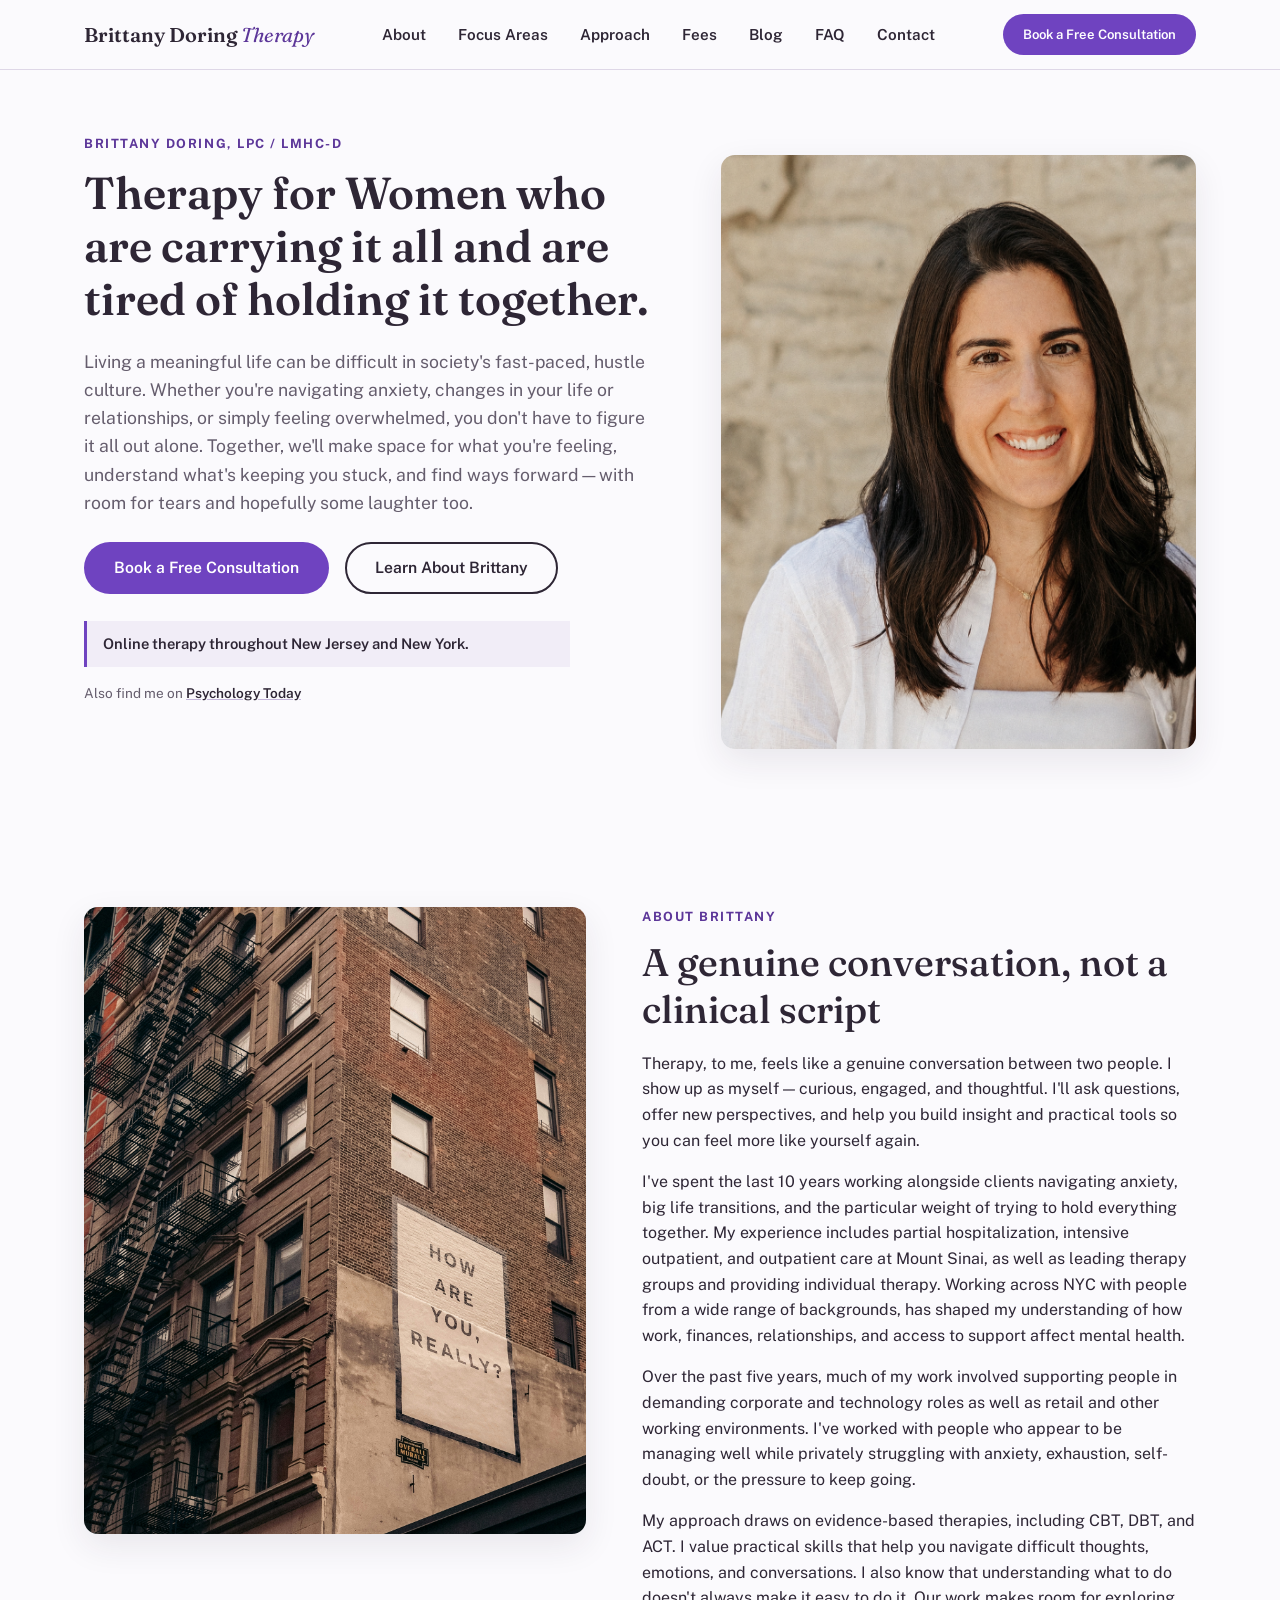
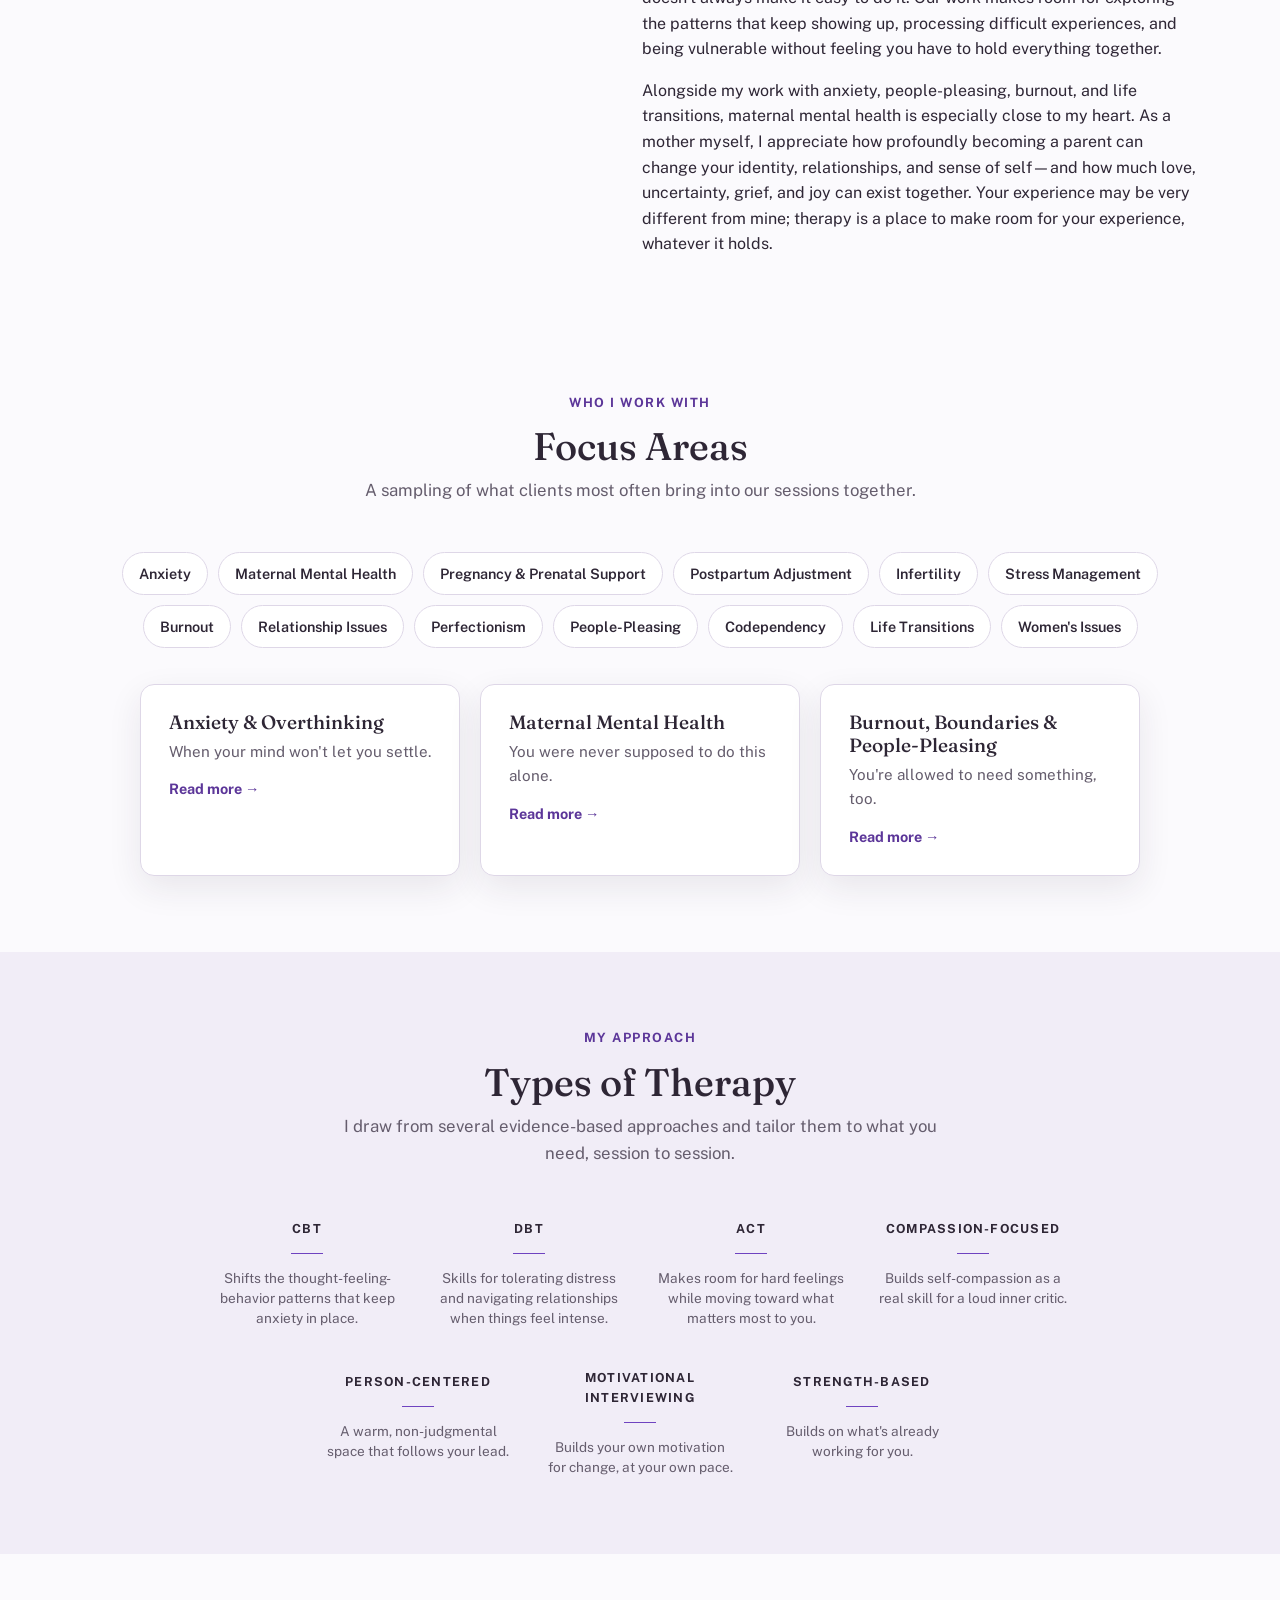
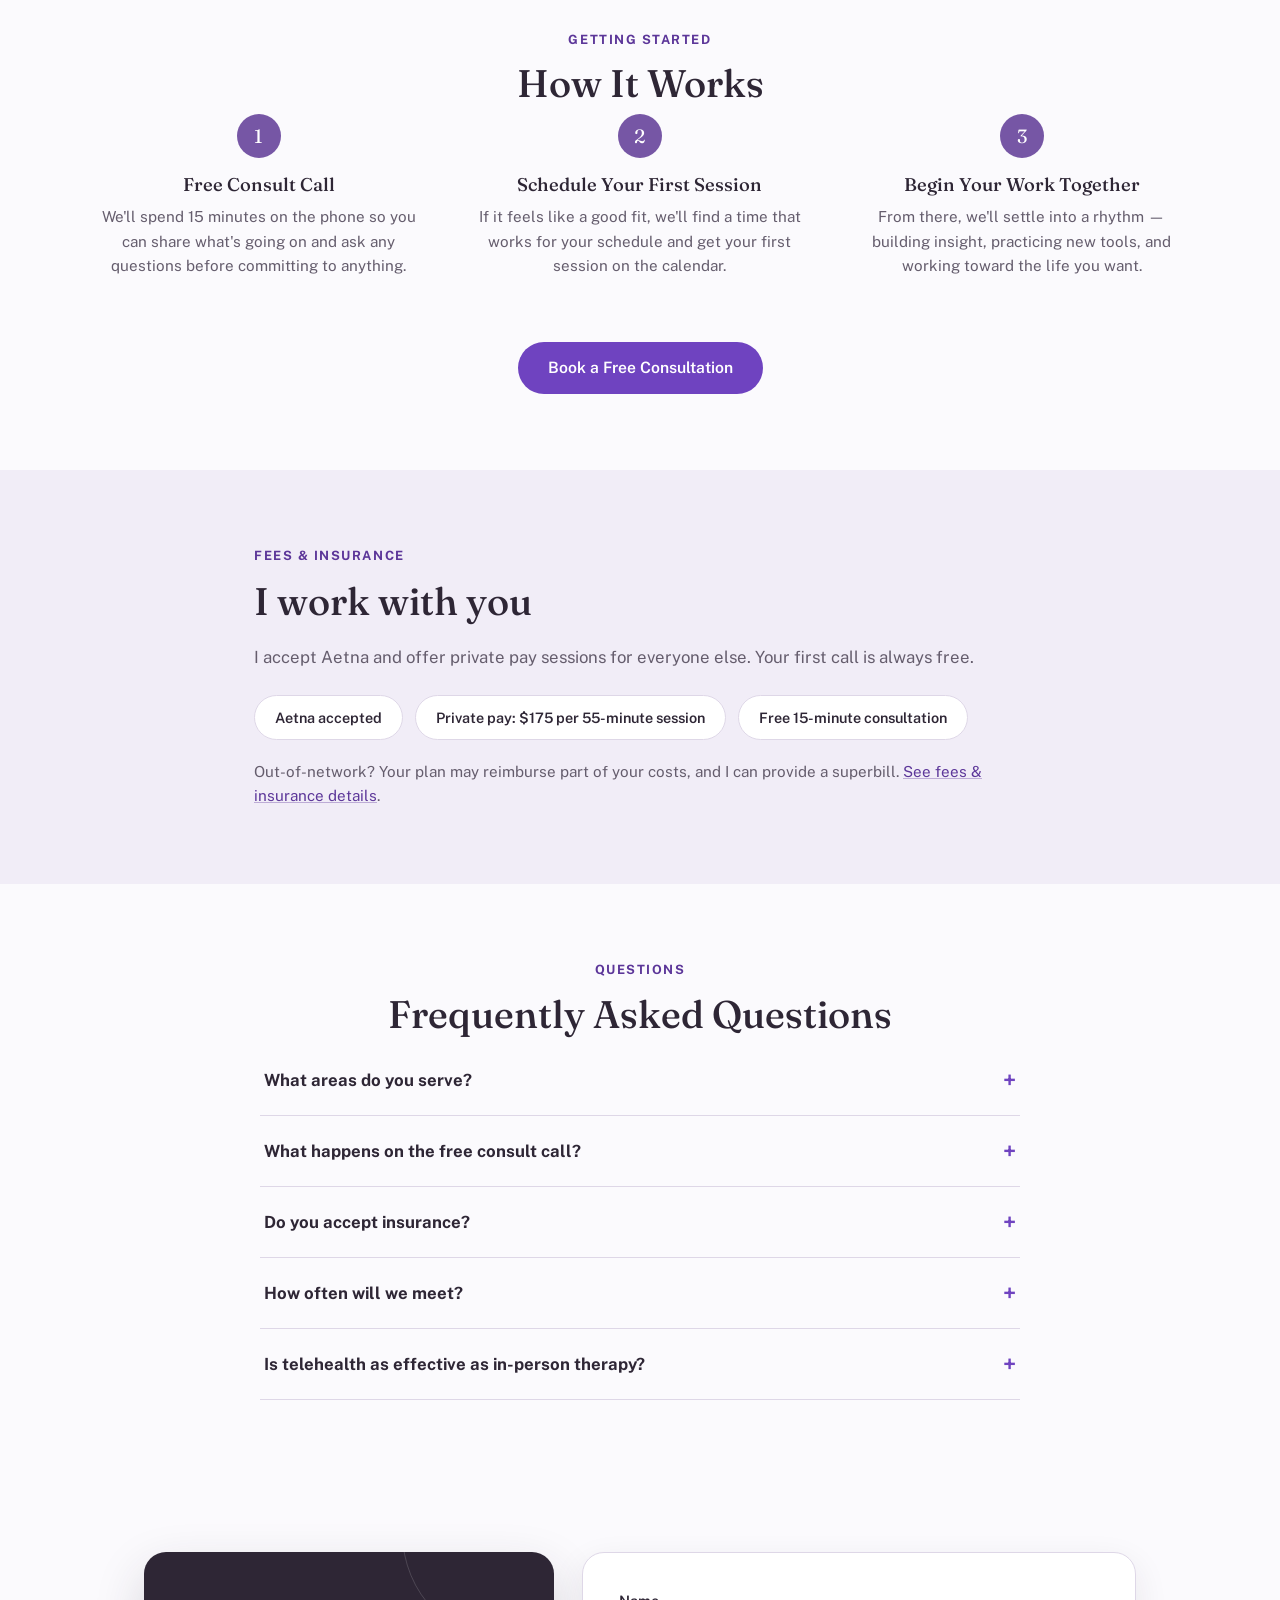
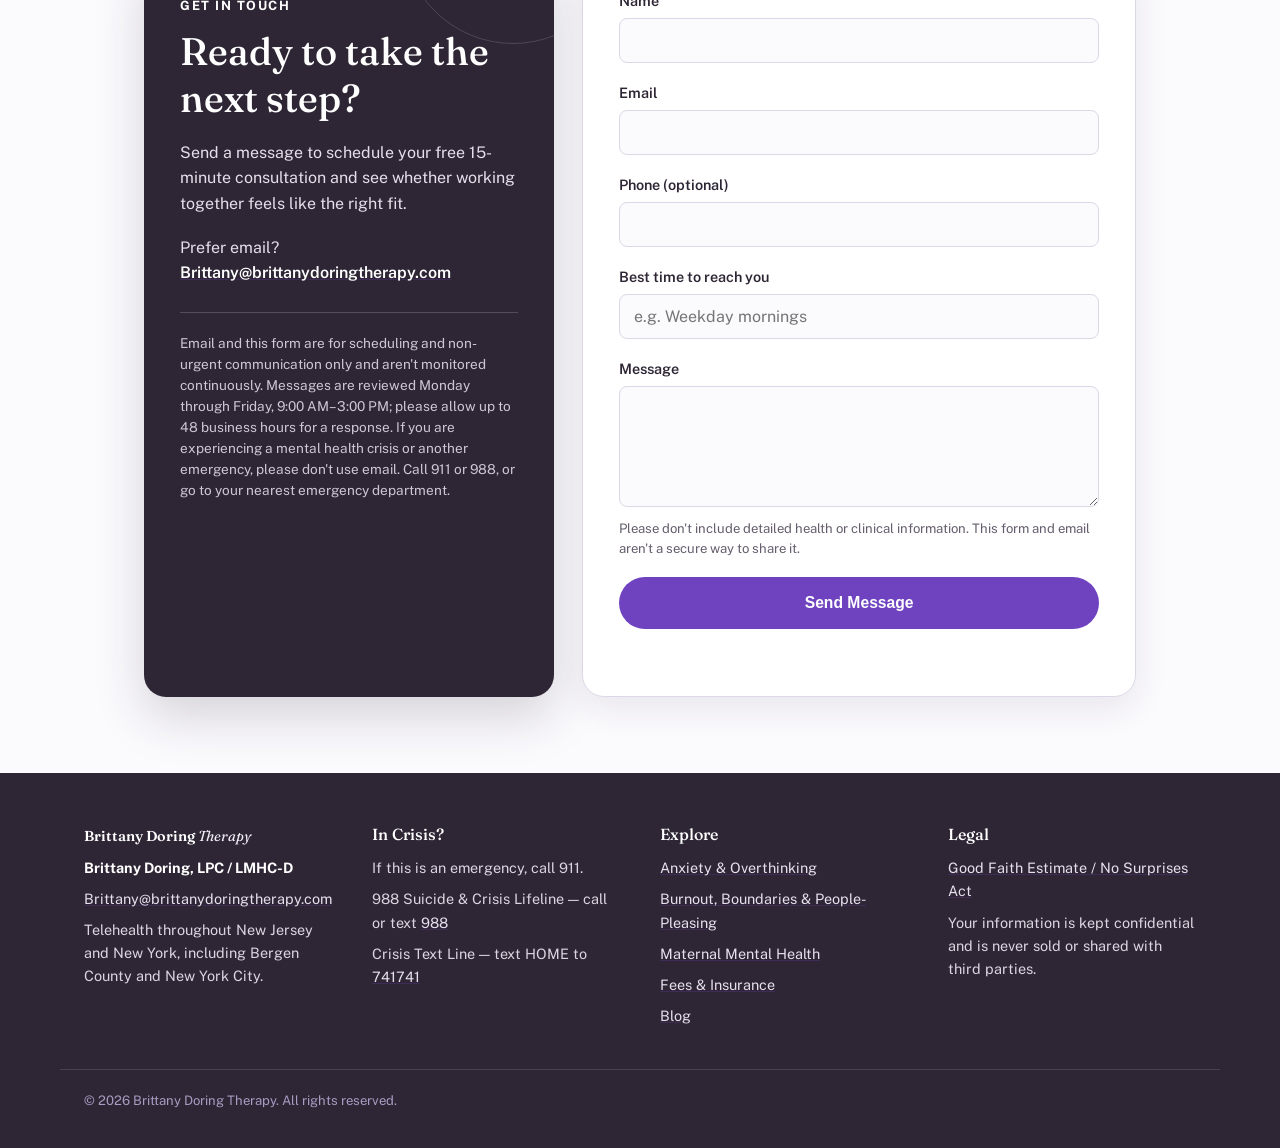
<file: index.html>
<!DOCTYPE html>
<html lang="en">
<head>
<meta charset="UTF-8">
<meta name="viewport" content="width=device-width, initial-scale=1.0">
<title>Therapy for Women in NJ &amp; NY | Brittany Doring, LPC / LMHC-D</title>
<meta name="description" content="Online therapy for women who are carrying it all and are tired of holding it together. Brittany Doring, LPC / LMHC-D serves New Jersey and New York, including Bergen County and NYC. Free 15-minute consultation.">
<meta name="robots" content="index, follow">
<link rel="canonical" href="https://www.brittanydoringtherapy.com/">

<!-- Open Graph -->
<meta property="og:type" content="website">
<meta property="og:title" content="Therapy for Women in NJ & NY | Brittany Doring, LPC / LMHC-D">
<meta property="og:description" content="Online therapy for women who are carrying it all and are tired of holding it together. Serving New Jersey and New York, including Bergen County and NYC. Free 15-minute consultation.">
<meta property="og:url" content="https://www.brittanydoringtherapy.com/">
<meta property="og:image" content="assets/og-image.jpg">
<meta name="twitter:card" content="summary_large_image">

<link rel="preconnect" href="https://fonts.googleapis.com">
<link rel="preconnect" href="https://fonts.gstatic.com" crossorigin>
<link href="https://fonts.googleapis.com/css2?family=Fraunces:opsz,wght@9..144,400;9..144,500;9..144,600&family=Public+Sans:wght@400;500;600;700&display=swap" rel="stylesheet">

<link rel="stylesheet" href="styles.css?v=20261111-5">
<link rel="icon" href="data:,">

<!-- JSON-LD: Person -->
<script type="application/ld+json">
{
  "@context": "https://schema.org",
  "@type": "Person",
  "name": "Brittany Doring",
  "jobTitle": "Licensed Mental Health Counselor",
  "description": "Licensed Professional Counselor in New Jersey and Licensed Mental Health Counselor in New York offering telehealth therapy throughout both states, including Bergen County and New York City.",
  "email": "mailto:Brittany@brittanydoringtherapy.com",
  "url": "https://www.brittanydoringtherapy.com/",
  "sameAs": [
    "https://www.psychologytoday.com/us/therapists/brittany-doring-mahwah-nj/941594"
  ]
}
</script>

<!-- JSON-LD: MedicalBusiness / LocalBusiness -->
<script type="application/ld+json">
{
  "@context": "https://schema.org",
  "@type": "MedicalBusiness",
  "name": "Brittany Doring Therapy",
  "image": "assets/og-image.jpg",
  "telephone": "+1-551-367-0439",
  "email": "mailto:Brittany@brittanydoringtherapy.com",
  "priceRange": "$175",
  "address": {
    "@type": "PostalAddress",
    "addressLocality": "Bergen County",
    "addressRegion": "NJ",
    "addressCountry": "US"
  },
  "areaServed": [
    { "@type": "AdministrativeArea", "name": "Bergen County, NJ" },
    { "@type": "City", "name": "New York City, NY" },
    { "@type": "State", "name": "New Jersey" },
    { "@type": "State", "name": "New York" }
  ],
  "medicalSpecialty": "Psychiatric",
  "url": "https://www.brittanydoringtherapy.com/"
}
</script>

<!-- JSON-LD: FAQPage -->
<script type="application/ld+json">
{
  "@context": "https://schema.org",
  "@type": "FAQPage",
  "mainEntity": [
    {
      "@type": "Question",
      "name": "What areas do you serve?",
      "acceptedAnswer": {
        "@type": "Answer",
        "text": "I'm based in Bergen County and see clients throughout New Jersey and New York, including Bergen County and New York City, entirely through telehealth."
      }
    },
    {
      "@type": "Question",
      "name": "What happens on the free consult call?",
      "acceptedAnswer": {
        "@type": "Answer",
        "text": "It's a relaxed 15-minute phone call where you can share what's bringing you to therapy, ask questions about my approach, and get a feel for whether we're a good fit. There's no pressure to commit to anything — it's simply a chance to talk before deciding."
      }
    },
    {
      "@type": "Question",
      "name": "Do you accept insurance?",
      "acceptedAnswer": {
        "@type": "Answer",
        "text": "I accept Aetna. If you have a different plan, your insurance may offer out-of-network benefits that reimburse a portion of your therapy costs, and I can provide a superbill for you to submit. Private pay is $175 for a 55-minute session."
      }
    },
    {
      "@type": "Question",
      "name": "How often will we meet?",
      "acceptedAnswer": {
        "@type": "Answer",
        "text": "Most clients start with weekly sessions to build momentum and consistency. As you meet your goals, we can shift to biweekly or monthly check-ins together, based on what feels right for you."
      }
    },
    {
      "@type": "Question",
      "name": "Is telehealth as effective as in-person therapy?",
      "acceptedAnswer": {
        "@type": "Answer",
        "text": "Research consistently shows telehealth therapy is just as effective as in-person sessions for most concerns, including anxiety and mood-related work. Many clients also find it easier to fit into their week and more comfortable to open up from a familiar space."
      }
    }
  ]
}
</script>
</head>
<body>

<a class="skip-link" href="#main">Skip to main content</a>

<header class="site-header">
  <div class="container header-inner">
    <a class="logo" href="#top">Brittany Doring <span>Therapy</span></a>
    <nav class="site-nav" aria-label="Primary">
      <button class="nav-toggle" aria-expanded="false" aria-controls="nav-links">
        <span class="sr-only">Menu</span>
        <span class="hamburger" aria-hidden="true"></span>
      </button>
      <ul id="nav-links" class="nav-links">
        <li><a href="#about">About</a></li>
        <li><a href="#focus-areas">Focus Areas</a></li>
        <li><a href="#approach">Approach</a></li>
        <li><a href="fees.html">Fees</a></li>
        <li><a href="blog.html">Blog</a></li>
        <li><a href="#faq">FAQ</a></li>
        <li><a href="#contact">Contact</a></li>
      </ul>
    </nav>
    <a class="btn btn-primary header-cta" href="#contact">Book a Free Consultation</a>
  </div>
</header>

<main id="main">

  <!-- HERO -->
  <section id="top" class="hero">
    <div class="container hero-inner">
      <div class="hero-copy">
        <p class="eyebrow hero-anim">Brittany Doring, LPC / LMHC-D</p>
        <h1 class="hero-anim">Therapy for Women who are carrying it all and are tired of holding it together.</h1>
        <p class="hero-lede hero-anim">Living a meaningful life can be difficult in society's fast-paced, hustle culture. Whether you're navigating anxiety, changes in your life or relationships, or simply feeling overwhelmed, you don't have to figure it all out alone. Together, we'll make space for what you're feeling, understand what's keeping you stuck, and find ways forward—with room for tears and hopefully some laughter too.</p>
        <div class="hero-actions hero-anim">
          <a class="btn btn-primary" href="#contact">Book a Free Consultation</a>
          <a class="btn btn-ghost" href="#about">Learn About Brittany</a>
        </div>
        <p class="hero-service-area hero-anim">Online therapy throughout New Jersey and New York.</p>
        <p class="hero-elsewhere hero-anim">Also find me on <a href="https://www.psychologytoday.com/us/therapists/brittany-doring-mahwah-nj/941594" target="_blank" rel="noopener">Psychology Today</a></p>
        <div class="professional-verification hero-anim" aria-label="Psychology Today professional verification">
          <!-- Professional verification provided by Psychology Today -->
          <a href="https://www.psychologytoday.com/profile/941594" class="sx-verified-seal" aria-label="View Brittany Doring's verified Psychology Today profile"></a>
          <script type="text/javascript" src="https://member.psychologytoday.com/verified-seal.js" data-badge="13" data-id="941594" data-code="aHR0cHM6Ly93d3cucHN5Y2hvbG9neXRvZGF5LmNvbS9hcGkvdmVyaWZpZWQtc2VhbC9zZWFscy8xMy9wcm9maWxlLzk0MTU5ND9jYWxsYmFjaz1zeGNhbGxiYWNr"></script>
          <!-- End Verification -->
        </div>
      </div>
      <div class="hero-media hero-anim">
        <img class="hero-photo" src="assets/bdoringtherapy.png" alt="Portrait of Brittany Doring, LPC / LMHC-D">
      </div>
    </div>
  </section>

  <!-- ABOUT -->
  <section id="about" class="section about">
    <div class="container about-inner">
      <div class="about-media reveal">
        <img class="headshot-photo" src="assets/mitch-nJupV3AOP-U-unsplash.jpg" alt="Mural reading 'How are you, really?' on a New York City brick building">
      </div>
      <div class="about-copy reveal">
        <p class="eyebrow">About Brittany</p>
        <h2>A genuine conversation, not a clinical script</h2>
        <p>Therapy, to me, feels like a genuine conversation between two people. I show up as myself — curious, engaged, and thoughtful. I'll ask questions, offer new perspectives, and help you build insight and practical tools so you can feel more like yourself again.</p>
        <p>I've spent the last 10 years working alongside clients navigating anxiety, big life transitions, and the particular weight of trying to hold everything together. My experience includes partial hospitalization, intensive outpatient, and outpatient care at Mount Sinai, as well as leading therapy groups and providing individual therapy. Working across NYC with people from a wide range of backgrounds, has shaped my understanding of how work, finances, relationships, and access to support affect mental health.</p>
        <p>Over the past five years, much of my work involved supporting people in demanding corporate and technology roles as well as retail and other working environments. I've worked with people who appear to be managing well while privately struggling with anxiety, exhaustion, self-doubt, or the pressure to keep going.</p>
        <p>My approach draws on evidence-based therapies, including CBT, DBT, and ACT. I value practical skills that help you navigate difficult thoughts, emotions, and conversations. I also know that understanding what to do doesn't always make it easy to do it. Our work makes room for exploring the patterns that keep showing up, processing difficult experiences, and being vulnerable without feeling you have to hold everything together.</p>
        <p>Alongside my work with anxiety, people-pleasing, burnout, and life transitions, maternal mental health is especially close to my heart. As a mother myself, I appreciate how profoundly becoming a parent can change your identity, relationships, and sense of self—and how much love, uncertainty, grief, and joy can exist together. Your experience may be very different from mine; therapy is a place to make room for your experience, whatever it holds.</p>
      </div>
    </div>
  </section>

  <!-- WHO I WORK WITH -->
  <section id="focus-areas" class="section specialties">
    <div class="container">
      <p class="eyebrow center reveal-item">Who I Work With</p>
      <h2 class="center reveal-item">Focus Areas</h2>
      <p class="section-lede center reveal-item">A sampling of what clients most often bring into our sessions together.</p>
      <ul class="tag-grid">
        <li class="reveal-item">Anxiety</li>
        <li class="reveal-item">Maternal Mental Health</li>
        <li class="reveal-item">Pregnancy &amp; Prenatal Support</li>
        <li class="reveal-item">Postpartum Adjustment</li>
        <li class="reveal-item">Infertility</li>
        <li class="reveal-item">Stress Management</li>
        <li class="reveal-item">Burnout</li>
        <li class="reveal-item">Relationship Issues</li>
        <li class="reveal-item">Perfectionism</li>
        <li class="reveal-item">People-Pleasing</li>
        <li class="reveal-item">Codependency</li>
        <li class="reveal-item">Life Transitions</li>
        <li class="reveal-item">Women's Issues</li>
      </ul>
      <div class="focus-pages">
        <div class="reveal-item">
          <a class="focus-card" href="anxiety-therapy.html">
            <h3>Anxiety &amp; Overthinking</h3>
            <p>When your mind won't let you settle.</p>
            <span class="focus-card-link">Read more &rarr;</span>
          </a>
        </div>
        <div class="reveal-item">
          <a class="focus-card" href="maternal-mental-health.html">
            <h3>Maternal Mental Health</h3>
            <p>You were never supposed to do this alone.</p>
            <span class="focus-card-link">Read more &rarr;</span>
          </a>
        </div>
        <div class="reveal-item">
          <a class="focus-card" href="burnout-boundaries-people-pleasing.html">
            <h3>Burnout, Boundaries &amp; People-Pleasing</h3>
            <p>You're allowed to need something, too.</p>
            <span class="focus-card-link">Read more &rarr;</span>
          </a>
        </div>
      </div>
    </div>
  </section>

  <!-- APPROACH / TYPES OF THERAPY -->
  <section id="approach" class="section approach">
    <div class="container">
      <p class="eyebrow center reveal-item">My Approach</p>
      <h2 class="center reveal-item">Types of Therapy</h2>
      <p class="section-lede center reveal-item">I draw from several evidence-based approaches and tailor them to what you need, session to session.</p>
      <div class="modality-row">
        <div class="modality-col reveal-item">
          <span class="modality-name">CBT</span>
          <span class="modality-rule"></span>
          <p class="modality-desc">Shifts the thought-feeling-behavior patterns that keep anxiety in place.</p>
        </div>
        <div class="modality-col reveal-item">
          <span class="modality-name">DBT</span>
          <span class="modality-rule"></span>
          <p class="modality-desc">Skills for tolerating distress and navigating relationships when things feel intense.</p>
        </div>
        <div class="modality-col reveal-item">
          <span class="modality-name">ACT</span>
          <span class="modality-rule"></span>
          <p class="modality-desc">Makes room for hard feelings while moving toward what matters most to you.</p>
        </div>
        <div class="modality-col reveal-item">
          <span class="modality-name">Compassion-Focused</span>
          <span class="modality-rule"></span>
          <p class="modality-desc">Builds self-compassion as a real skill for a loud inner critic.</p>
        </div>
        <div class="modality-col reveal-item">
          <span class="modality-name">Person-Centered</span>
          <span class="modality-rule"></span>
          <p class="modality-desc">A warm, non-judgmental space that follows your lead.</p>
        </div>
        <div class="modality-col reveal-item">
          <span class="modality-name">Motivational Interviewing</span>
          <span class="modality-rule"></span>
          <p class="modality-desc">Builds your own motivation for change, at your own pace.</p>
        </div>
        <div class="modality-col reveal-item">
          <span class="modality-name">Strength-Based</span>
          <span class="modality-rule"></span>
          <p class="modality-desc">Builds on what's already working for you.</p>
        </div>
      </div>
    </div>
  </section>

  <!-- HOW IT WORKS -->
  <section class="section how-it-works">
    <div class="container">
      <p class="eyebrow center reveal-item">Getting Started</p>
      <h2 class="center reveal-item">How It Works</h2>
      <ol class="steps">
        <li class="step reveal-item">
          <span class="step-number">1</span>
          <h3>Free Consult Call</h3>
          <p>We'll spend 15 minutes on the phone so you can share what's going on and ask any questions before committing to anything.</p>
        </li>
        <li class="step reveal-item">
          <span class="step-number">2</span>
          <h3>Schedule Your First Session</h3>
          <p>If it feels like a good fit, we'll find a time that works for your schedule and get your first session on the calendar.</p>
        </li>
        <li class="step reveal-item">
          <span class="step-number">3</span>
          <h3>Begin Your Work Together</h3>
          <p>From there, we'll settle into a rhythm — building insight, practicing new tools, and working toward the life you want.</p>
        </li>
      </ol>
      <div class="how-it-works-cta">
        <a class="btn btn-primary" href="#contact">Book a Free Consultation</a>
      </div>
    </div>
  </section>

  <!-- FEES & INSURANCE -->
  <section id="fees" class="section fees-simple">
    <div class="container fees-simple-inner">
      <div class="fees-copy reveal">
        <p class="eyebrow">Fees &amp; Insurance</p>
        <h2>I work with you</h2>
        <p class="section-lede">I accept Aetna and offer private pay sessions for everyone else. Your first call is always free.</p>
        <ul class="insurance-pills" aria-label="Fees and accepted insurance">
          <li class="reveal-item">Aetna accepted</li>
          <li class="reveal-item">Private pay: $175 per 55-minute session</li>
          <li class="reveal-item">Free 15-minute consultation</li>
        </ul>
        <p class="fees-note">Out-of-network? Your plan may reimburse part of your costs, and I can provide a superbill. <a href="fees.html">See fees &amp; insurance details</a>.</p>
      </div>

      <!-- TODO: Mentaya widget is hidden until the full widget code is confirmed working. Delete the `hidden` attribute on the div below (and on the fees page section) to show it. -->
      <div class="mentaya-embed reveal" hidden>
        <h3>Use your out-of-network benefits</h3>
        <p>I have partnered with Mentaya to help clients use their out-of-network benefits to save money on therapy. Use this tool to see if you qualify for reimbursement for my services.</p>
        <iframe width="100%" height=350 loading="lazy" style="border:none;border-radius:20px;max-width:600px;margin:auto;display:block;" onload="const resize=() => this.height=this.clientWidth >= 600?350:590;resize();window.addEventListener('resize', resize);" src="https://app.mentaya.com/public/practices/tNxorCthqYvCzBmhoIKP/eligibility/widget" title="Check Mentaya eligibility"></iframe>
        <p class="mentaya-note">This tool is provided by Mentaya, so the details you enter go to Mentaya rather than to me.</p>
      </div>
    </div>
  </section>

  <!-- FAQ -->
  <section id="faq" class="section faq">
    <div class="container">
      <p class="eyebrow center reveal-item">Questions</p>
      <h2 class="center reveal-item">Frequently Asked Questions</h2>
      <div class="accordion">
        <div class="accordion-item reveal-item">
          <h3>
            <button class="accordion-trigger" aria-expanded="false" aria-controls="faq-area" id="faq-area-trigger">
              What areas do you serve?
            </button>
          </h3>
          <div class="accordion-panel" id="faq-area" role="region" aria-labelledby="faq-area-trigger" aria-hidden="true">
            <div class="accordion-panel-inner">
              <p>I'm based in Bergen County and see clients throughout New Jersey and New York, including Bergen County and New York City, entirely through telehealth.</p>
            </div>
          </div>
        </div>
        <div class="accordion-item reveal-item">
          <h3>
            <button class="accordion-trigger" aria-expanded="false" aria-controls="faq-1" id="faq-1-trigger">
              What happens on the free consult call?
            </button>
          </h3>
          <div class="accordion-panel" id="faq-1" role="region" aria-labelledby="faq-1-trigger" aria-hidden="true">
            <div class="accordion-panel-inner">
              <p>It's a relaxed 15-minute phone call where you can share what's bringing you to therapy, ask questions about my approach, and get a feel for whether we're a good fit. There's no pressure to commit to anything — it's simply a chance to talk before deciding.</p>
            </div>
          </div>
        </div>
        <div class="accordion-item reveal-item">
          <h3>
            <button class="accordion-trigger" aria-expanded="false" aria-controls="faq-2" id="faq-2-trigger">
              Do you accept insurance?
            </button>
          </h3>
          <div class="accordion-panel" id="faq-2" role="region" aria-labelledby="faq-2-trigger" aria-hidden="true">
            <div class="accordion-panel-inner">
              <p>I accept Aetna. If you have a different plan, your insurance may offer out-of-network benefits that reimburse a portion of your therapy costs, and I can provide a superbill for you to submit. Private pay is $175 for a 55-minute session. <a href="fees.html">See the full fees &amp; insurance page</a>.</p>
            </div>
          </div>
        </div>
        <div class="accordion-item reveal-item">
          <h3>
            <button class="accordion-trigger" aria-expanded="false" aria-controls="faq-3" id="faq-3-trigger">
              How often will we meet?
            </button>
          </h3>
          <div class="accordion-panel" id="faq-3" role="region" aria-labelledby="faq-3-trigger" aria-hidden="true">
            <div class="accordion-panel-inner">
              <p>Most clients start with weekly sessions to build momentum and consistency. As you meet your goals, we can shift to biweekly or monthly check-ins together, based on what feels right for you.</p>
            </div>
          </div>
        </div>
        <div class="accordion-item reveal-item">
          <h3>
            <button class="accordion-trigger" aria-expanded="false" aria-controls="faq-4" id="faq-4-trigger">
              Is telehealth as effective as in-person therapy?
            </button>
          </h3>
          <div class="accordion-panel" id="faq-4" role="region" aria-labelledby="faq-4-trigger" aria-hidden="true">
            <div class="accordion-panel-inner">
              <p>Research consistently shows telehealth therapy is just as effective as in-person sessions for most concerns, including anxiety and mood-related work. Many clients also find it easier to fit into their week and more comfortable to open up from a familiar space.</p>
            </div>
          </div>
        </div>
      </div>
    </div>
  </section>

  <!-- CONTACT -->
  <section id="contact" class="section contact">
    <div class="container contact-inner">
      <div class="contact-card reveal">
        <p class="eyebrow">Get in Touch</p>
        <h2>Ready to take the next step?</h2>
        <p>Send a message to schedule your free 15-minute consultation and see whether working together feels like the right fit.</p>
        <p class="contact-email">Prefer email? <a href="mailto:Brittany@brittanydoringtherapy.com">Brittany@brittanydoringtherapy.com</a></p>
        <p class="contact-policy">Email and this form are for scheduling and non-urgent communication only and aren't monitored continuously. Messages are reviewed Monday through Friday, 9:00 AM–3:00 PM; please allow up to 48 business hours for a response. If you are experiencing a mental health crisis or another emergency, please don't use email. Call 911 or 988, or go to your nearest emergency department.</p>
      </div>
      <div class="contact-form-wrap reveal">
        <!-- Formspree form: submissions are emailed to the Formspree account's address -->
        <form id="contact-form" class="contact-form" action="https://formspree.io/f/mjyykqyq" method="POST">
          <div class="form-row">
            <label for="name">Name</label>
            <input type="text" id="name" name="name" autocomplete="name" required>
          </div>
          <div class="form-row">
            <label for="email">Email</label>
            <input type="email" id="email" name="email" autocomplete="email" required>
          </div>
          <div class="form-row">
            <label for="phone">Phone (optional)</label>
            <input type="tel" id="phone" name="phone" autocomplete="tel">
          </div>
          <div class="form-row">
            <label for="best-time">Best time to reach you</label>
            <input type="text" id="best-time" name="best_time" placeholder="e.g. Weekday mornings">
          </div>
          <div class="form-row">
            <label for="message">Message</label>
            <textarea id="message" name="message" rows="5" required></textarea>
          </div>
          <p class="form-note">Please don't include detailed health or clinical information. This form and email aren't a secure way to share it.</p>
          <input type="text" name="_gotcha" class="hp-field" tabindex="-1" autocomplete="off" aria-hidden="true">
          <button type="submit" class="btn btn-primary form-submit">Send Message</button>
          <p class="form-status" id="form-status" role="status" aria-live="polite"></p>
        </form>
      </div>
    </div>
  </section>

</main>

<footer class="site-footer">
  <div class="container footer-inner">
    <div class="footer-col">
      <p class="logo footer-logo">Brittany Doring <span>Therapy</span></p>
      <p class="footer-credentials">Brittany Doring, LPC / LMHC-D</p>
      <p class="footer-email"><a href="mailto:Brittany@brittanydoringtherapy.com">Brittany@brittanydoringtherapy.com</a></p>
      <p>Telehealth throughout New Jersey and New York, including Bergen County and New York City.</p>
    </div>
    <div class="footer-col">
      <h3>In Crisis?</h3>
      <p>If this is an emergency, call 911.</p>
      <p>988 Suicide &amp; Crisis Lifeline — call or text <a href="tel:988">988</a></p>
      <p>Crisis Text Line — text HOME to <a href="sms:741741">741741</a></p>
    </div>
    <div class="footer-col">
      <h3>Explore</h3>
      <p><a href="anxiety-therapy.html">Anxiety &amp; Overthinking</a></p>
      <p><a href="burnout-boundaries-people-pleasing.html">Burnout, Boundaries &amp; People-Pleasing</a></p>
      <p><a href="maternal-mental-health.html">Maternal Mental Health</a></p>
      <p><a href="fees.html">Fees &amp; Insurance</a></p>
      <p><a href="blog.html">Blog</a></p>
    </div>
    <div class="footer-col">
      <h3>Legal</h3>
      <p><a href="https://www.cms.gov/nosurprises" target="_blank" rel="noopener">Good Faith Estimate / No Surprises Act</a></p>
      <p>Your information is kept confidential and is never sold or shared with third parties.</p>
    </div>
  </div>
  <div class="container footer-bottom">
    <p>&copy; <span id="year"></span> Brittany Doring Therapy. All rights reserved.</p>
  </div>
</footer>

<script src="script.js?v=20261023-1"></script>
</body>
</html>
</file>
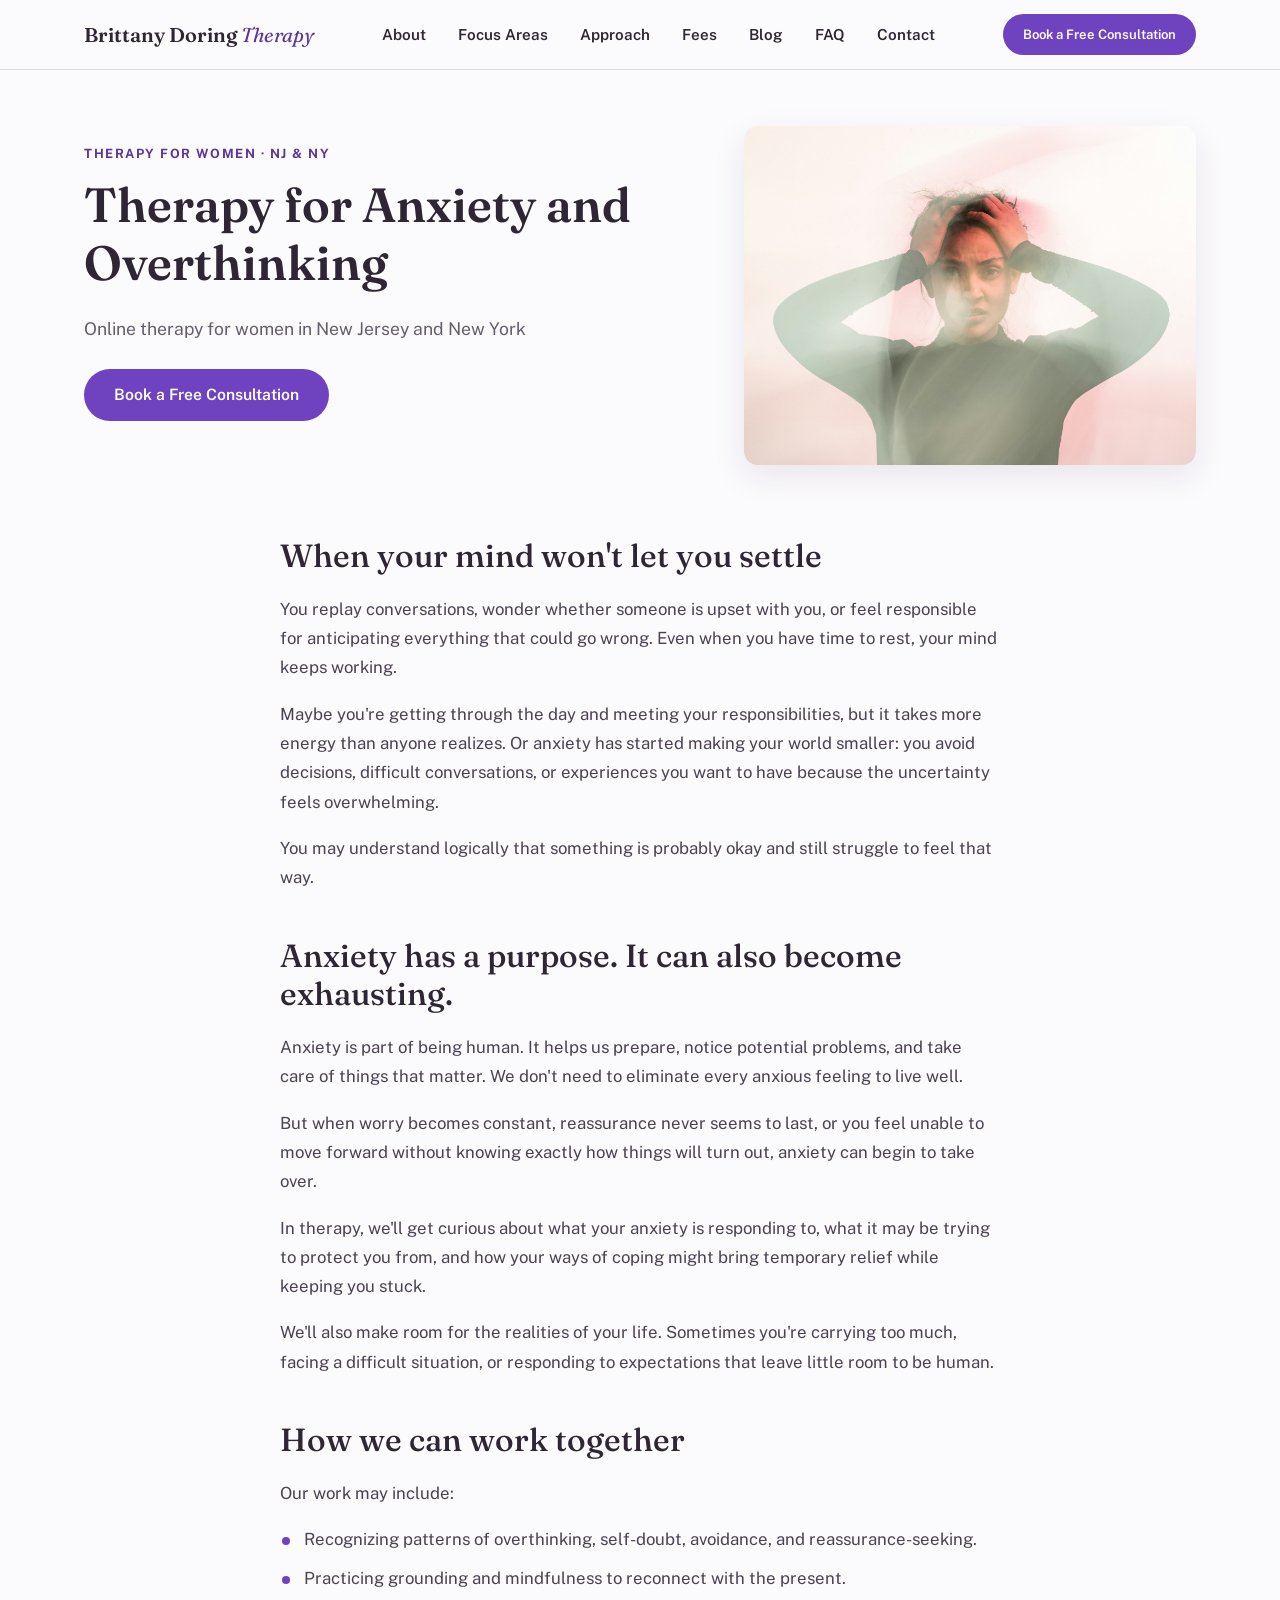
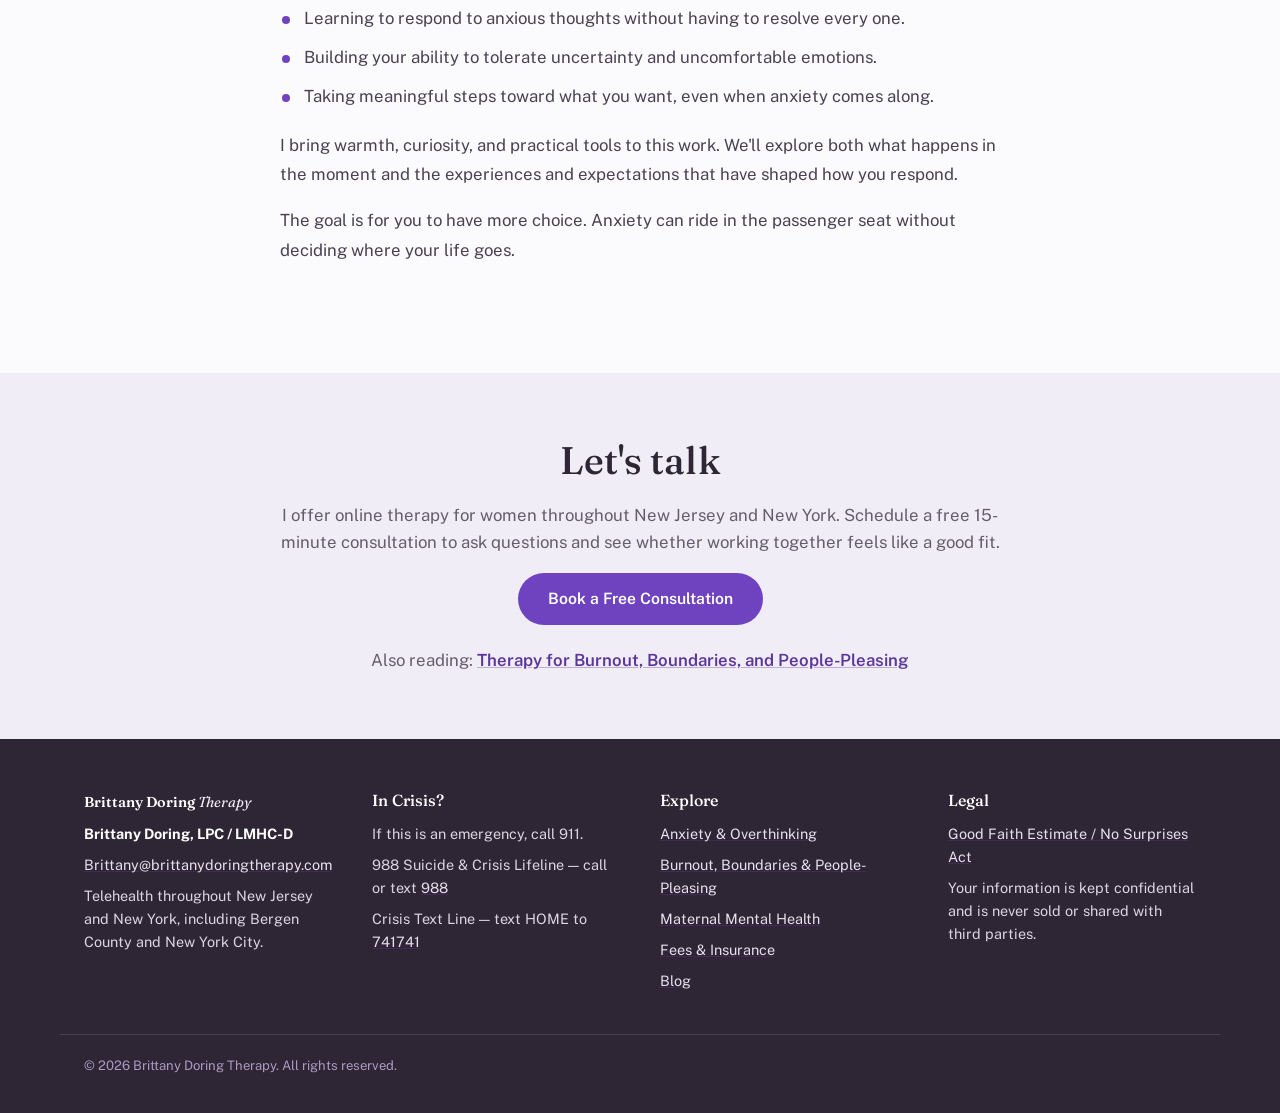
<file: anxiety-therapy.html>
<!DOCTYPE html>
<html lang="en">
<head>
<meta charset="UTF-8">
<meta name="viewport" content="width=device-width, initial-scale=1.0">
<title>Anxiety &amp; Overthinking Therapy for Women | Bergen County, NJ &amp; NY</title>
<meta name="description" content="Online therapy for women with anxiety and overthinking in New Jersey and New York, including Bergen County and NYC. Brittany Doring, LPC / LMHC-D offers a free 15-minute consultation.">
<meta name="robots" content="index, follow">
<link rel="canonical" href="https://www.brittanydoringtherapy.com/anxiety-therapy.html">

<!-- Open Graph -->
<meta property="og:type" content="website">
<meta property="og:title" content="Anxiety &amp; Overthinking Therapy for Women | Bergen County, NJ &amp; NY">
<meta property="og:description" content="Online therapy for women with anxiety and overthinking in New Jersey and New York. Free 15-minute consultation.">
<meta property="og:url" content="https://www.brittanydoringtherapy.com/anxiety-therapy.html">
<meta name="twitter:card" content="summary_large_image">

<link rel="preconnect" href="https://fonts.googleapis.com">
<link rel="preconnect" href="https://fonts.gstatic.com" crossorigin>
<link href="https://fonts.googleapis.com/css2?family=Fraunces:opsz,wght@9..144,400;9..144,500;9..144,600&family=Public+Sans:wght@400;500;600;700&display=swap" rel="stylesheet">

<link rel="stylesheet" href="styles.css?v=20261111-5">
<link rel="icon" href="data:,">

<!-- JSON-LD: WebPage -->
<script type="application/ld+json">
{
  "@context": "https://schema.org",
  "@type": "WebPage",
  "name": "Therapy for Anxiety and Overthinking",
  "description": "Online therapy for women in New Jersey and New York who struggle with anxiety and overthinking.",
  "url": "https://www.brittanydoringtherapy.com/anxiety-therapy.html",
  "isPartOf": {
    "@type": "WebSite",
    "name": "Brittany Doring Therapy",
    "url": "https://www.brittanydoringtherapy.com/"
  },
  "author": {
    "@type": "Person",
    "name": "Brittany Doring"
  },
  "about": {
    "@type": "MedicalCondition",
    "name": "Anxiety"
  }
}
</script>
</head>
<body>

<a class="skip-link" href="#main">Skip to main content</a>

<header class="site-header">
  <div class="container header-inner">
    <a class="logo" href="index.html">Brittany Doring <span>Therapy</span></a>
    <nav class="site-nav" aria-label="Primary">
      <button class="nav-toggle" aria-expanded="false" aria-controls="nav-links">
        <span class="sr-only">Menu</span>
        <span class="hamburger" aria-hidden="true"></span>
      </button>
      <ul id="nav-links" class="nav-links">
        <li><a href="index.html#about">About</a></li>
        <li><a href="index.html#focus-areas">Focus Areas</a></li>
        <li><a href="index.html#approach">Approach</a></li>
        <li><a href="fees.html">Fees</a></li>
        <li><a href="blog.html">Blog</a></li>
        <li><a href="index.html#faq">FAQ</a></li>
        <li><a href="index.html#contact">Contact</a></li>
      </ul>
    </nav>
    <a class="btn btn-primary header-cta" href="index.html#contact">Book a Free Consultation</a>
  </div>
</header>

<main id="main">

  <section class="page-hero">
    <div class="container page-hero-inner">
      <div class="page-hero-copy">
        <p class="eyebrow hero-anim">Therapy for women &middot; NJ &amp; NY</p>
        <h1 class="hero-anim">Therapy for Anxiety and Overthinking</h1>
        <p class="page-sub hero-anim">Online therapy for women in New Jersey and New York</p>
        <div class="hero-actions hero-anim">
          <a class="btn btn-primary" href="index.html#contact">Book a Free Consultation</a>
        </div>
      </div>
      <div class="page-hero-media hero-anim">
        <img class="page-hero-photo" src="assets/blog-anxiety-overthinking.jpg" alt="A woman holding her head in her hands, her image blurred as if overwhelmed by racing thoughts">
      </div>
    </div>
  </section>

  <section class="prose-section">
    <div class="container">
      <div class="prose">

        <div class="prose-block reveal">
          <h2>When your mind won't let you settle</h2>
          <p>You replay conversations, wonder whether someone is upset with you, or feel responsible for anticipating everything that could go wrong. Even when you have time to rest, your mind keeps working.</p>
          <p>Maybe you're getting through the day and meeting your responsibilities, but it takes more energy than anyone realizes. Or anxiety has started making your world smaller: you avoid decisions, difficult conversations, or experiences you want to have because the uncertainty feels overwhelming.</p>
          <p>You may understand logically that something is probably okay and still struggle to feel that way.</p>
        </div>

        <div class="prose-block reveal">
          <h2>Anxiety has a purpose. It can also become exhausting.</h2>
          <p>Anxiety is part of being human. It helps us prepare, notice potential problems, and take care of things that matter. We don't need to eliminate every anxious feeling to live well.</p>
          <p>But when worry becomes constant, reassurance never seems to last, or you feel unable to move forward without knowing exactly how things will turn out, anxiety can begin to take over.</p>
          <p>In therapy, we'll get curious about what your anxiety is responding to, what it may be trying to protect you from, and how your ways of coping might bring temporary relief while keeping you stuck.</p>
          <p>We'll also make room for the realities of your life. Sometimes you're carrying too much, facing a difficult situation, or responding to expectations that leave little room to be human.</p>
        </div>

        <div class="prose-block reveal">
          <h2>How we can work together</h2>
          <p>Our work may include:</p>
          <ul>
            <li>Recognizing patterns of overthinking, self-doubt, avoidance, and reassurance-seeking.</li>
            <li>Practicing grounding and mindfulness to reconnect with the present.</li>
            <li>Learning to respond to anxious thoughts without having to resolve every one.</li>
            <li>Building your ability to tolerate uncertainty and uncomfortable emotions.</li>
            <li>Taking meaningful steps toward what you want, even when anxiety comes along.</li>
          </ul>
          <p>I bring warmth, curiosity, and practical tools to this work. We'll explore both what happens in the moment and the experiences and expectations that have shaped how you respond.</p>
          <p>The goal is for you to have more choice. Anxiety can ride in the passenger seat without deciding where your life goes.</p>
        </div>

      </div>
    </div>
  </section>

  <section class="cta-section">
    <div class="container">
      <div class="cta-panel reveal">
        <h2>Let's talk</h2>
        <p>I offer online therapy for women throughout New Jersey and New York. Schedule a free 15-minute consultation to ask questions and see whether working together feels like a good fit.</p>
        <a class="btn btn-primary" href="index.html#contact">Book a Free Consultation</a>
        <p class="cta-more">Also reading: <a href="burnout-boundaries-people-pleasing.html">Therapy for Burnout, Boundaries, and People-Pleasing</a></p>
      </div>
    </div>
  </section>

</main>

<footer class="site-footer">
  <div class="container footer-inner">
    <div class="footer-col">
      <p class="logo footer-logo">Brittany Doring <span>Therapy</span></p>
      <p class="footer-credentials">Brittany Doring, LPC / LMHC-D</p>
      <p class="footer-email"><a href="mailto:Brittany@brittanydoringtherapy.com">Brittany@brittanydoringtherapy.com</a></p>
      <p>Telehealth throughout New Jersey and New York, including Bergen County and New York City.</p>
    </div>
    <div class="footer-col">
      <h3>In Crisis?</h3>
      <p>If this is an emergency, call 911.</p>
      <p>988 Suicide &amp; Crisis Lifeline — call or text <a href="tel:988">988</a></p>
      <p>Crisis Text Line — text HOME to <a href="sms:741741">741741</a></p>
    </div>
    <div class="footer-col">
      <h3>Explore</h3>
      <p><a href="anxiety-therapy.html">Anxiety &amp; Overthinking</a></p>
      <p><a href="burnout-boundaries-people-pleasing.html">Burnout, Boundaries &amp; People-Pleasing</a></p>
      <p><a href="maternal-mental-health.html">Maternal Mental Health</a></p>
      <p><a href="fees.html">Fees &amp; Insurance</a></p>
      <p><a href="blog.html">Blog</a></p>
    </div>
    <div class="footer-col">
      <h3>Legal</h3>
      <p><a href="https://www.cms.gov/nosurprises" target="_blank" rel="noopener">Good Faith Estimate / No Surprises Act</a></p>
      <p>Your information is kept confidential and is never sold or shared with third parties.</p>
    </div>
  </div>
  <div class="container footer-bottom">
    <p>&copy; <span id="year"></span> Brittany Doring Therapy. All rights reserved.</p>
  </div>
</footer>

<script src="script.js?v=20261023-1"></script>
</body>
</html>
</file>
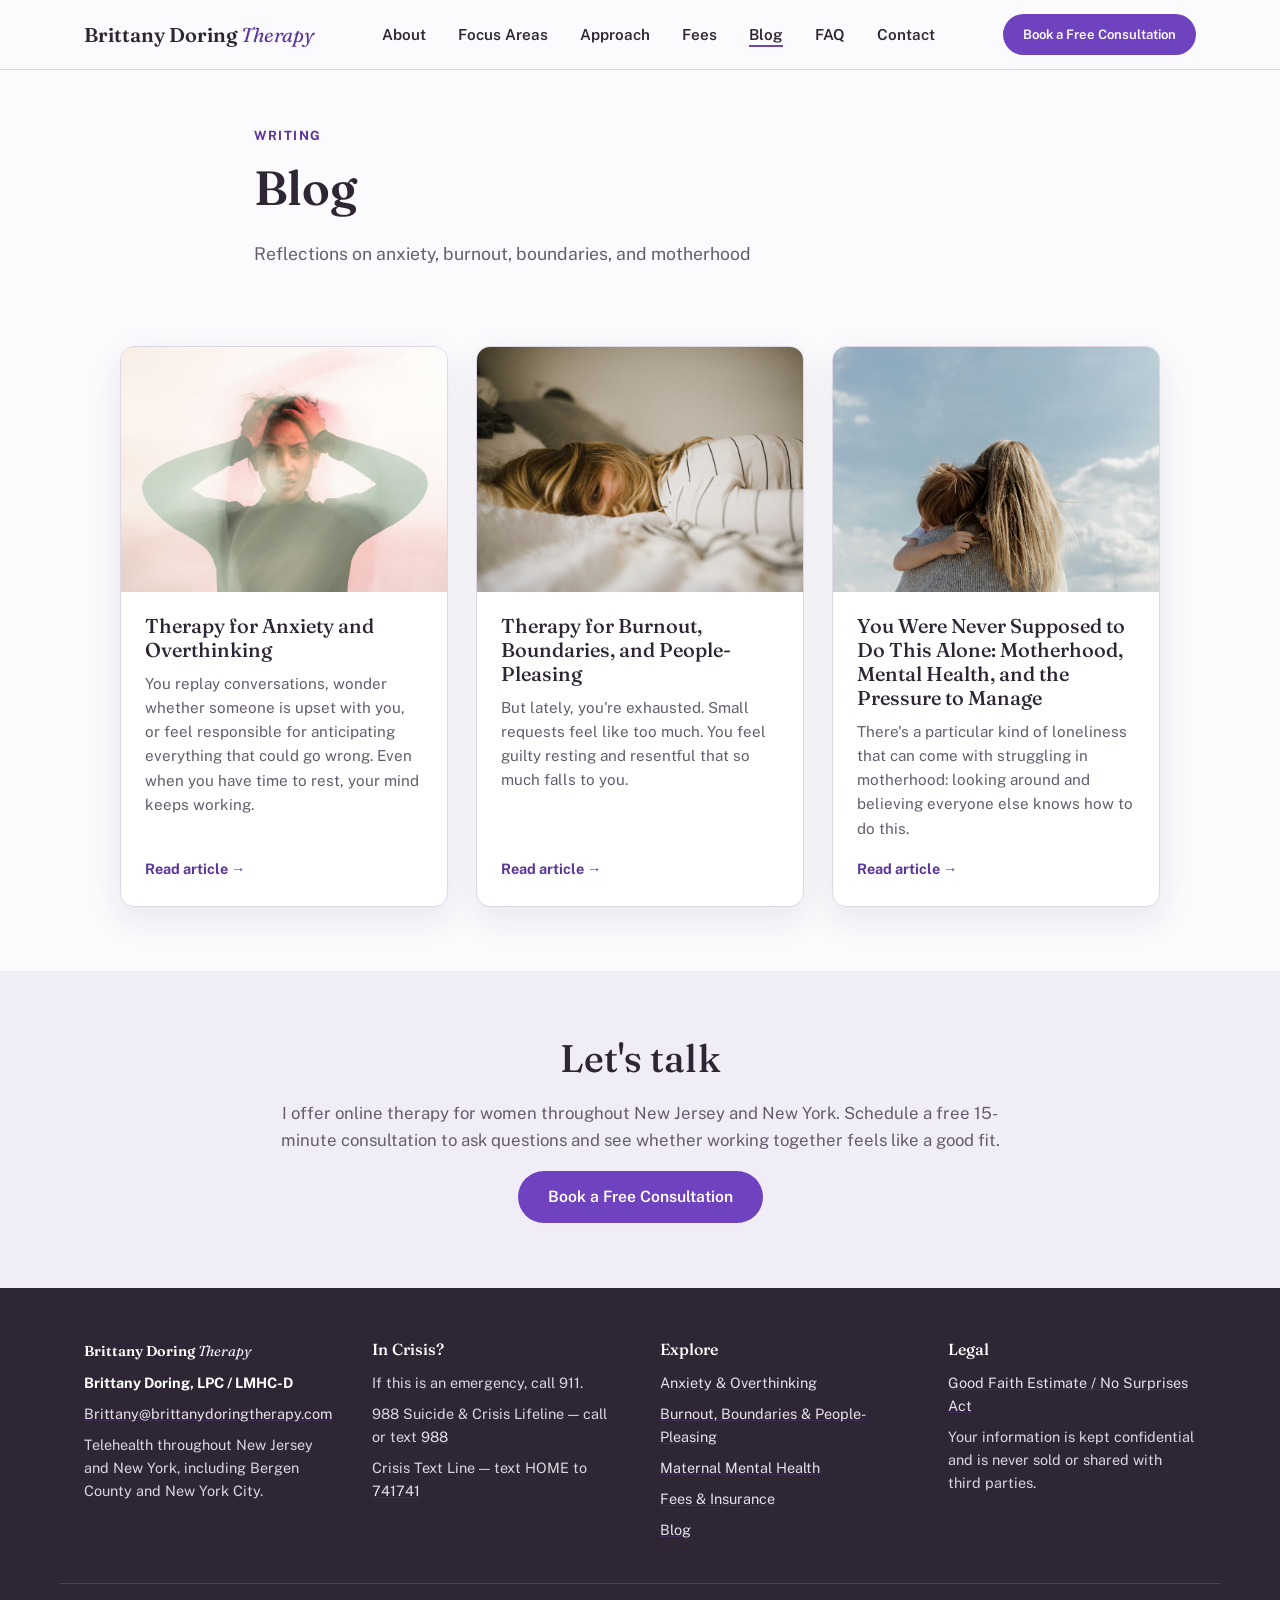
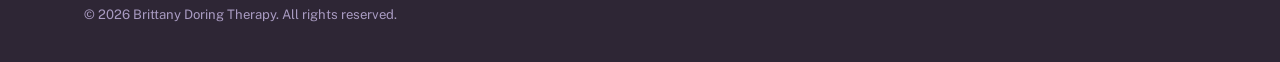
<file: blog.html>
<!DOCTYPE html>
<html lang="en">
<head>
<meta charset="UTF-8">
<meta name="viewport" content="width=device-width, initial-scale=1.0">
<title>Blog: Anxiety, Burnout, Boundaries &amp; Motherhood | Brittany Doring, LPC / LMHC-D</title>
<meta name="description" content="Articles on anxiety and overthinking, burnout, boundaries, people-pleasing, and maternal mental health from Brittany Doring, LPC / LMHC-D, offering online therapy in New Jersey and New York.">
<meta name="robots" content="index, follow">
<link rel="canonical" href="https://www.brittanydoringtherapy.com/blog.html">

<!-- Open Graph -->
<meta property="og:type" content="website">
<meta property="og:title" content="Blog: Anxiety, Burnout, Boundaries &amp; Motherhood | Brittany Doring">
<meta property="og:description" content="Articles on anxiety, burnout, boundaries, people-pleasing, and maternal mental health.">
<meta property="og:url" content="https://www.brittanydoringtherapy.com/blog.html">
<meta name="twitter:card" content="summary_large_image">

<link rel="preconnect" href="https://fonts.googleapis.com">
<link rel="preconnect" href="https://fonts.gstatic.com" crossorigin>
<link href="https://fonts.googleapis.com/css2?family=Fraunces:opsz,wght@9..144,400;9..144,500;9..144,600&family=Public+Sans:wght@400;500;600;700&display=swap" rel="stylesheet">

<link rel="stylesheet" href="styles.css?v=20261111-5">
<link rel="icon" href="data:,">

<!-- JSON-LD: CollectionPage -->
<script type="application/ld+json">
{
  "@context": "https://schema.org",
  "@type": "CollectionPage",
  "name": "Blog",
  "description": "Articles on anxiety, burnout, boundaries, people-pleasing, and maternal mental health.",
  "url": "https://www.brittanydoringtherapy.com/blog.html",
  "isPartOf": {
    "@type": "WebSite",
    "name": "Brittany Doring Therapy",
    "url": "https://www.brittanydoringtherapy.com/"
  },
  "author": {
    "@type": "Person",
    "name": "Brittany Doring"
  },
  "mainEntity": {
    "@type": "ItemList",
    "itemListElement": [
      {
        "@type": "ListItem",
        "position": 1,
        "name": "Therapy for Anxiety and Overthinking",
        "url": "https://www.brittanydoringtherapy.com/anxiety-therapy.html"
      },
      {
        "@type": "ListItem",
        "position": 2,
        "name": "Therapy for Burnout, Boundaries, and People-Pleasing",
        "url": "https://www.brittanydoringtherapy.com/burnout-boundaries-people-pleasing.html"
      },
      {
        "@type": "ListItem",
        "position": 3,
        "name": "You Were Never Supposed to Do This Alone: Motherhood, Mental Health, and the Pressure to Manage",
        "url": "https://www.brittanydoringtherapy.com/maternal-mental-health.html"
      }
    ]
  }
}
</script>
</head>
<body>

<a class="skip-link" href="#main">Skip to main content</a>

<header class="site-header">
  <div class="container header-inner">
    <a class="logo" href="index.html">Brittany Doring <span>Therapy</span></a>
    <nav class="site-nav" aria-label="Primary">
      <button class="nav-toggle" aria-expanded="false" aria-controls="nav-links">
        <span class="sr-only">Menu</span>
        <span class="hamburger" aria-hidden="true"></span>
      </button>
      <ul id="nav-links" class="nav-links">
        <li><a href="index.html#about">About</a></li>
        <li><a href="index.html#focus-areas">Focus Areas</a></li>
        <li><a href="index.html#approach">Approach</a></li>
        <li><a href="fees.html">Fees</a></li>
        <li><a href="blog.html" aria-current="page">Blog</a></li>
        <li><a href="index.html#faq">FAQ</a></li>
        <li><a href="index.html#contact">Contact</a></li>
      </ul>
    </nav>
    <a class="btn btn-primary header-cta" href="index.html#contact">Book a Free Consultation</a>
  </div>
</header>

<main id="main">

  <section class="page-hero page-hero--text">
    <div class="container page-hero-inner">
      <div class="page-hero-copy">
        <p class="eyebrow hero-anim">Writing</p>
        <h1 class="hero-anim">Blog</h1>
        <p class="page-sub hero-anim">Reflections on anxiety, burnout, boundaries, and motherhood</p>
      </div>
    </div>
  </section>

  <section class="prose-section">
    <div class="container">
      <div class="blog-grid">

        <div class="reveal-item">
          <a class="blog-card" href="anxiety-therapy.html">
            <img class="blog-card-img" src="assets/blog-anxiety-overthinking.jpg" alt="" loading="lazy">
            <div class="blog-card-body">
              <h2>Therapy for Anxiety and Overthinking</h2>
              <p>You replay conversations, wonder whether someone is upset with you, or feel responsible for anticipating everything that could go wrong. Even when you have time to rest, your mind keeps working.</p>
              <span class="blog-card-link">Read article &rarr;</span>
            </div>
          </a>
        </div>

        <div class="reveal-item">
          <a class="blog-card" href="burnout-boundaries-people-pleasing.html">
            <img class="blog-card-img" src="assets/blog-burnout-boundaries.jpg" alt="" loading="lazy">
            <div class="blog-card-body">
              <h2>Therapy for Burnout, Boundaries, and People-Pleasing</h2>
              <p>But lately, you're exhausted. Small requests feel like too much. You feel guilty resting and resentful that so much falls to you.</p>
              <span class="blog-card-link">Read article &rarr;</span>
            </div>
          </a>
        </div>

        <div class="reveal-item">
          <a class="blog-card" href="maternal-mental-health.html">
            <img class="blog-card-img" src="assets/blog-maternal-mental-health.jpg" alt="" loading="lazy">
            <div class="blog-card-body">
              <h2>You Were Never Supposed to Do This Alone: Motherhood, Mental Health, and the Pressure to Manage</h2>
              <p>There's a particular kind of loneliness that can come with struggling in motherhood: looking around and believing everyone else knows how to do this.</p>
              <span class="blog-card-link">Read article &rarr;</span>
            </div>
          </a>
        </div>

      </div>
    </div>
  </section>

  <section class="cta-section">
    <div class="container">
      <div class="cta-panel reveal">
        <h2>Let's talk</h2>
        <p>I offer online therapy for women throughout New Jersey and New York. Schedule a free 15-minute consultation to ask questions and see whether working together feels like a good fit.</p>
        <a class="btn btn-primary" href="index.html#contact">Book a Free Consultation</a>
      </div>
    </div>
  </section>

</main>

<footer class="site-footer">
  <div class="container footer-inner">
    <div class="footer-col">
      <p class="logo footer-logo">Brittany Doring <span>Therapy</span></p>
      <p class="footer-credentials">Brittany Doring, LPC / LMHC-D</p>
      <p class="footer-email"><a href="mailto:Brittany@brittanydoringtherapy.com">Brittany@brittanydoringtherapy.com</a></p>
      <p>Telehealth throughout New Jersey and New York, including Bergen County and New York City.</p>
    </div>
    <div class="footer-col">
      <h3>In Crisis?</h3>
      <p>If this is an emergency, call 911.</p>
      <p>988 Suicide &amp; Crisis Lifeline — call or text <a href="tel:988">988</a></p>
      <p>Crisis Text Line — text HOME to <a href="sms:741741">741741</a></p>
    </div>
    <div class="footer-col">
      <h3>Explore</h3>
      <p><a href="anxiety-therapy.html">Anxiety &amp; Overthinking</a></p>
      <p><a href="burnout-boundaries-people-pleasing.html">Burnout, Boundaries &amp; People-Pleasing</a></p>
      <p><a href="maternal-mental-health.html">Maternal Mental Health</a></p>
      <p><a href="fees.html">Fees &amp; Insurance</a></p>
      <p><a href="blog.html">Blog</a></p>
    </div>
    <div class="footer-col">
      <h3>Legal</h3>
      <p><a href="https://www.cms.gov/nosurprises" target="_blank" rel="noopener">Good Faith Estimate / No Surprises Act</a></p>
      <p>Your information is kept confidential and is never sold or shared with third parties.</p>
    </div>
  </div>
  <div class="container footer-bottom">
    <p>&copy; <span id="year"></span> Brittany Doring Therapy. All rights reserved.</p>
  </div>
</footer>

<script src="script.js?v=20261023-1"></script>
</body>
</html>
</file>
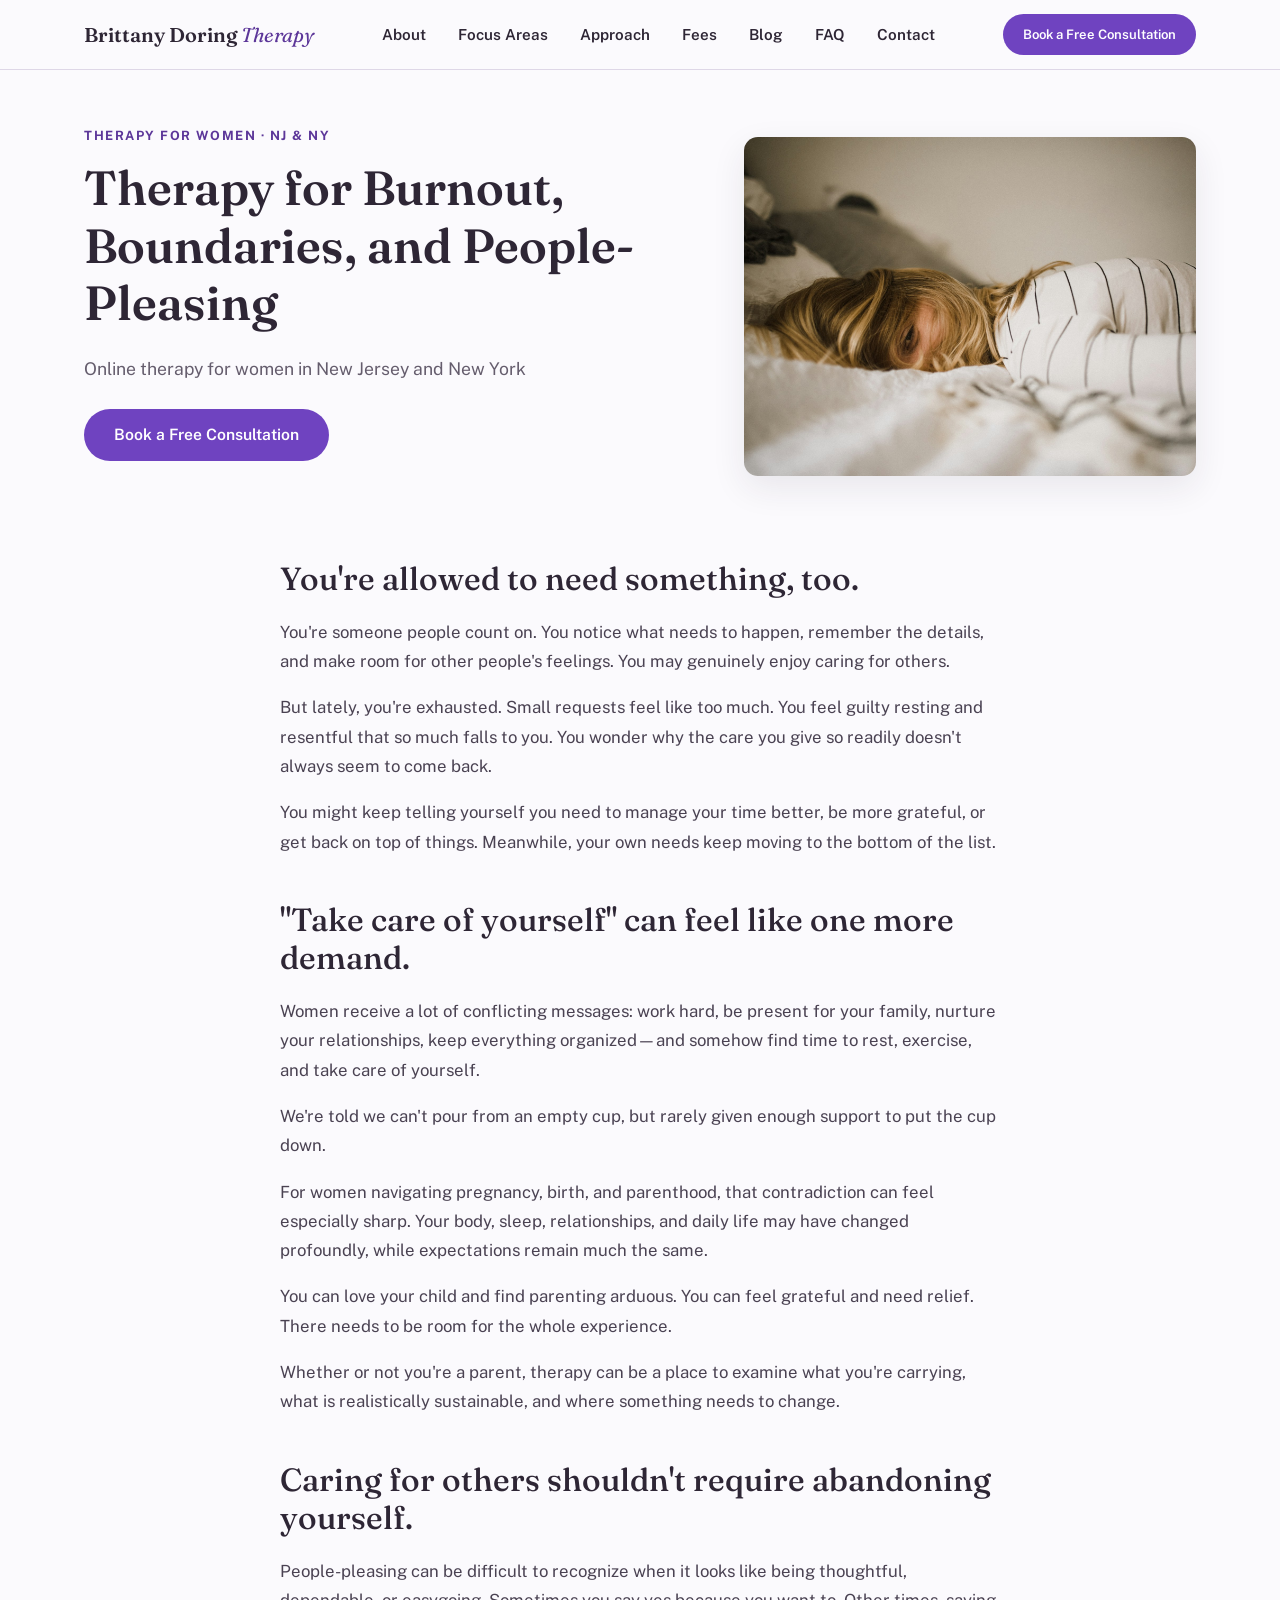
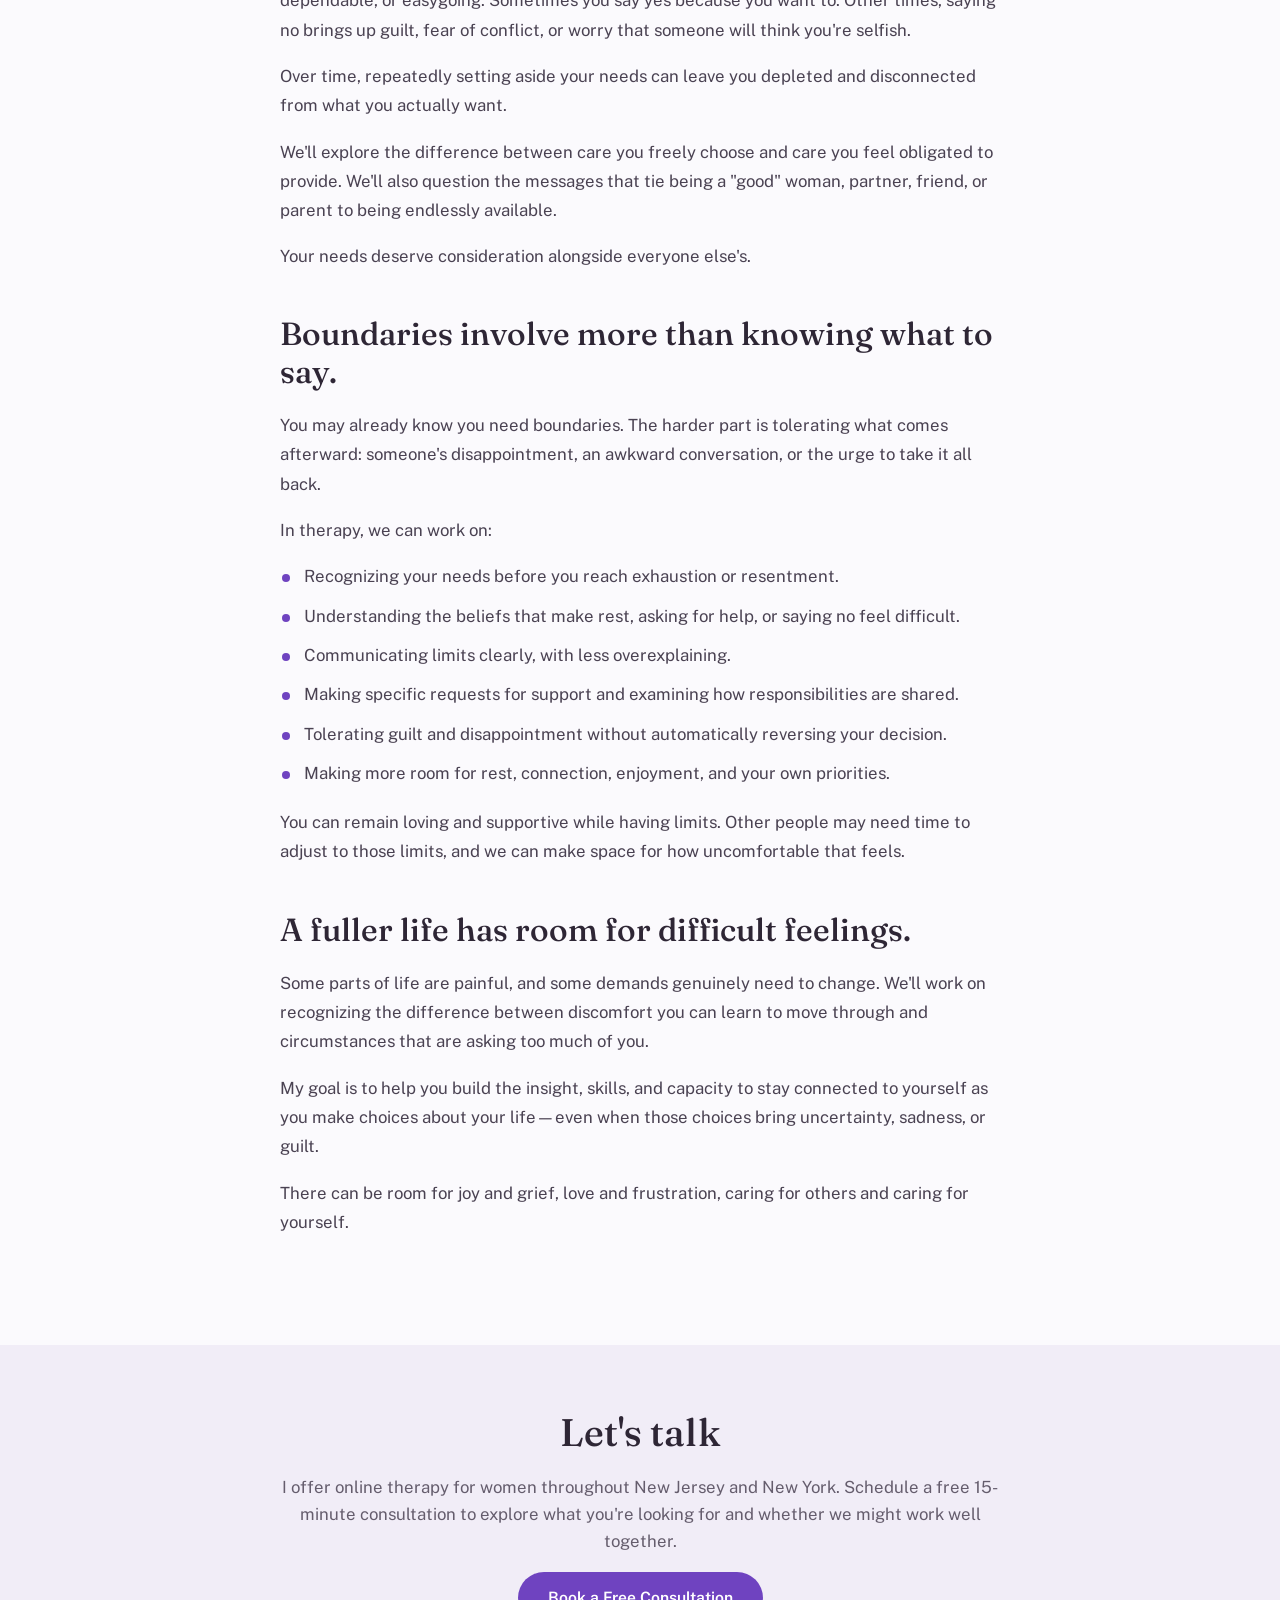
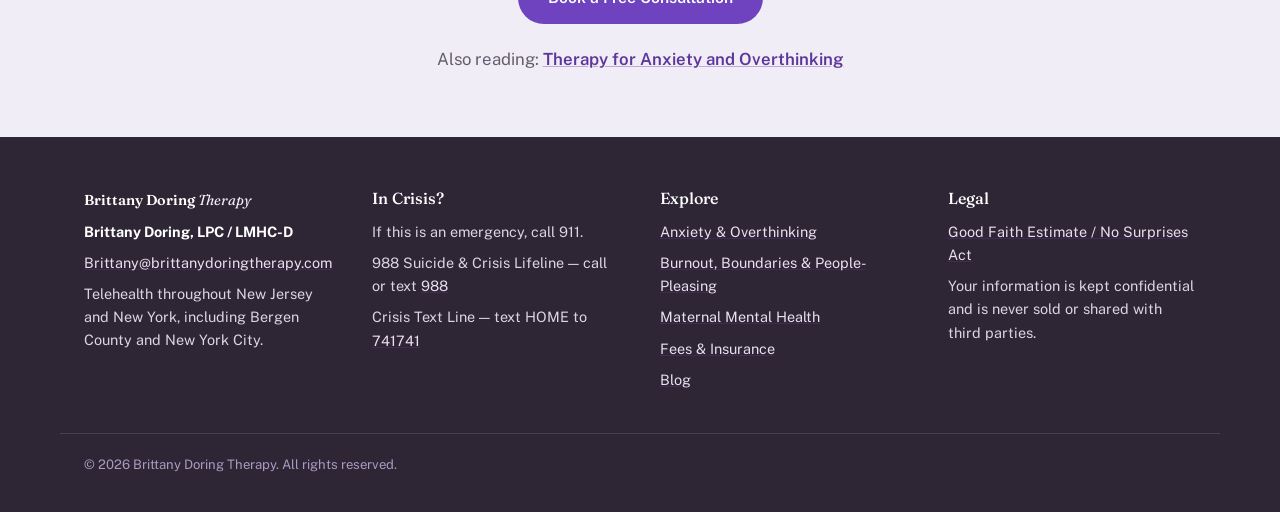
<file: burnout-boundaries-people-pleasing.html>
<!DOCTYPE html>
<html lang="en">
<head>
<meta charset="UTF-8">
<meta name="viewport" content="width=device-width, initial-scale=1.0">
<title>Burnout, Boundaries &amp; People-Pleasing Therapy for Women | NJ &amp; NY</title>
<meta name="description" content="Online therapy for women dealing with burnout, boundaries, and people-pleasing in New Jersey and New York, including Bergen County and NYC. Brittany Doring, LPC / LMHC-D offers a free 15-minute consultation.">
<meta name="robots" content="index, follow">
<link rel="canonical" href="https://www.brittanydoringtherapy.com/burnout-boundaries-people-pleasing.html">

<!-- Open Graph -->
<meta property="og:type" content="website">
<meta property="og:title" content="Burnout, Boundaries &amp; People-Pleasing Therapy for Women | NJ &amp; NY">
<meta property="og:description" content="Online therapy for women dealing with burnout, boundaries, and people-pleasing in New Jersey and New York. Free 15-minute consultation.">
<meta property="og:url" content="https://www.brittanydoringtherapy.com/burnout-boundaries-people-pleasing.html">
<meta name="twitter:card" content="summary_large_image">

<link rel="preconnect" href="https://fonts.googleapis.com">
<link rel="preconnect" href="https://fonts.gstatic.com" crossorigin>
<link href="https://fonts.googleapis.com/css2?family=Fraunces:opsz,wght@9..144,400;9..144,500;9..144,600&family=Public+Sans:wght@400;500;600;700&display=swap" rel="stylesheet">

<link rel="stylesheet" href="styles.css?v=20261111-5">
<link rel="icon" href="data:,">

<!-- JSON-LD: WebPage -->
<script type="application/ld+json">
{
  "@context": "https://schema.org",
  "@type": "WebPage",
  "name": "Therapy for Burnout, Boundaries, and People-Pleasing",
  "description": "Online therapy for women in New Jersey and New York dealing with burnout, boundaries, and people-pleasing.",
  "url": "https://www.brittanydoringtherapy.com/burnout-boundaries-people-pleasing.html",
  "isPartOf": {
    "@type": "WebSite",
    "name": "Brittany Doring Therapy",
    "url": "https://www.brittanydoringtherapy.com/"
  },
  "author": {
    "@type": "Person",
    "name": "Brittany Doring"
  },
  "about": {
    "@type": "Thing",
    "name": "Burnout, boundaries, and people-pleasing"
  }
}
</script>
</head>
<body>

<a class="skip-link" href="#main">Skip to main content</a>

<header class="site-header">
  <div class="container header-inner">
    <a class="logo" href="index.html">Brittany Doring <span>Therapy</span></a>
    <nav class="site-nav" aria-label="Primary">
      <button class="nav-toggle" aria-expanded="false" aria-controls="nav-links">
        <span class="sr-only">Menu</span>
        <span class="hamburger" aria-hidden="true"></span>
      </button>
      <ul id="nav-links" class="nav-links">
        <li><a href="index.html#about">About</a></li>
        <li><a href="index.html#focus-areas">Focus Areas</a></li>
        <li><a href="index.html#approach">Approach</a></li>
        <li><a href="fees.html">Fees</a></li>
        <li><a href="blog.html">Blog</a></li>
        <li><a href="index.html#faq">FAQ</a></li>
        <li><a href="index.html#contact">Contact</a></li>
      </ul>
    </nav>
    <a class="btn btn-primary header-cta" href="index.html#contact">Book a Free Consultation</a>
  </div>
</header>

<main id="main">

  <section class="page-hero">
    <div class="container page-hero-inner">
      <div class="page-hero-copy">
        <p class="eyebrow hero-anim">Therapy for women &middot; NJ &amp; NY</p>
        <h1 class="hero-anim">Therapy for Burnout, Boundaries, and People-Pleasing</h1>
        <p class="page-sub hero-anim">Online therapy for women in New Jersey and New York</p>
        <div class="hero-actions hero-anim">
          <a class="btn btn-primary" href="index.html#contact">Book a Free Consultation</a>
        </div>
      </div>
      <div class="page-hero-media hero-anim">
        <img class="page-hero-photo" src="assets/blog-burnout-boundaries.jpg" alt="A tired woman lying in bed with her hair falling across her face">
      </div>
    </div>
  </section>

  <section class="prose-section">
    <div class="container">
      <div class="prose">

        <div class="prose-block reveal">
          <h2>You're allowed to need something, too.</h2>
          <p>You're someone people count on. You notice what needs to happen, remember the details, and make room for other people's feelings. You may genuinely enjoy caring for others.</p>
          <p>But lately, you're exhausted. Small requests feel like too much. You feel guilty resting and resentful that so much falls to you. You wonder why the care you give so readily doesn't always seem to come back.</p>
          <p>You might keep telling yourself you need to manage your time better, be more grateful, or get back on top of things. Meanwhile, your own needs keep moving to the bottom of the list.</p>
        </div>

        <div class="prose-block reveal">
          <h2>"Take care of yourself" can feel like one more demand.</h2>
          <p>Women receive a lot of conflicting messages: work hard, be present for your family, nurture your relationships, keep everything organized—and somehow find time to rest, exercise, and take care of yourself.</p>
          <p>We're told we can't pour from an empty cup, but rarely given enough support to put the cup down.</p>
          <p>For women navigating pregnancy, birth, and parenthood, that contradiction can feel especially sharp. Your body, sleep, relationships, and daily life may have changed profoundly, while expectations remain much the same.</p>
          <p>You can love your child and find parenting arduous. You can feel grateful and need relief. There needs to be room for the whole experience.</p>
          <p>Whether or not you're a parent, therapy can be a place to examine what you're carrying, what is realistically sustainable, and where something needs to change.</p>
        </div>

        <div class="prose-block reveal">
          <h2>Caring for others shouldn't require abandoning yourself.</h2>
          <p>People-pleasing can be difficult to recognize when it looks like being thoughtful, dependable, or easygoing. Sometimes you say yes because you want to. Other times, saying no brings up guilt, fear of conflict, or worry that someone will think you're selfish.</p>
          <p>Over time, repeatedly setting aside your needs can leave you depleted and disconnected from what you actually want.</p>
          <p>We'll explore the difference between care you freely choose and care you feel obligated to provide. We'll also question the messages that tie being a "good" woman, partner, friend, or parent to being endlessly available.</p>
          <p>Your needs deserve consideration alongside everyone else's.</p>
        </div>

        <div class="prose-block reveal">
          <h2>Boundaries involve more than knowing what to say.</h2>
          <p>You may already know you need boundaries. The harder part is tolerating what comes afterward: someone's disappointment, an awkward conversation, or the urge to take it all back.</p>
          <p>In therapy, we can work on:</p>
          <ul>
            <li>Recognizing your needs before you reach exhaustion or resentment.</li>
            <li>Understanding the beliefs that make rest, asking for help, or saying no feel difficult.</li>
            <li>Communicating limits clearly, with less overexplaining.</li>
            <li>Making specific requests for support and examining how responsibilities are shared.</li>
            <li>Tolerating guilt and disappointment without automatically reversing your decision.</li>
            <li>Making more room for rest, connection, enjoyment, and your own priorities.</li>
          </ul>
          <p>You can remain loving and supportive while having limits. Other people may need time to adjust to those limits, and we can make space for how uncomfortable that feels.</p>
        </div>

        <div class="prose-block reveal">
          <h2>A fuller life has room for difficult feelings.</h2>
          <p>Some parts of life are painful, and some demands genuinely need to change. We'll work on recognizing the difference between discomfort you can learn to move through and circumstances that are asking too much of you.</p>
          <p>My goal is to help you build the insight, skills, and capacity to stay connected to yourself as you make choices about your life—even when those choices bring uncertainty, sadness, or guilt.</p>
          <p>There can be room for joy and grief, love and frustration, caring for others and caring for yourself.</p>
        </div>

      </div>
    </div>
  </section>

  <section class="cta-section">
    <div class="container">
      <div class="cta-panel reveal">
        <h2>Let's talk</h2>
        <p>I offer online therapy for women throughout New Jersey and New York. Schedule a free 15-minute consultation to explore what you're looking for and whether we might work well together.</p>
        <a class="btn btn-primary" href="index.html#contact">Book a Free Consultation</a>
        <p class="cta-more">Also reading: <a href="anxiety-therapy.html">Therapy for Anxiety and Overthinking</a></p>
      </div>
    </div>
  </section>

</main>

<footer class="site-footer">
  <div class="container footer-inner">
    <div class="footer-col">
      <p class="logo footer-logo">Brittany Doring <span>Therapy</span></p>
      <p class="footer-credentials">Brittany Doring, LPC / LMHC-D</p>
      <p class="footer-email"><a href="mailto:Brittany@brittanydoringtherapy.com">Brittany@brittanydoringtherapy.com</a></p>
      <p>Telehealth throughout New Jersey and New York, including Bergen County and New York City.</p>
    </div>
    <div class="footer-col">
      <h3>In Crisis?</h3>
      <p>If this is an emergency, call 911.</p>
      <p>988 Suicide &amp; Crisis Lifeline — call or text <a href="tel:988">988</a></p>
      <p>Crisis Text Line — text HOME to <a href="sms:741741">741741</a></p>
    </div>
    <div class="footer-col">
      <h3>Explore</h3>
      <p><a href="anxiety-therapy.html">Anxiety &amp; Overthinking</a></p>
      <p><a href="burnout-boundaries-people-pleasing.html">Burnout, Boundaries &amp; People-Pleasing</a></p>
      <p><a href="maternal-mental-health.html">Maternal Mental Health</a></p>
      <p><a href="fees.html">Fees &amp; Insurance</a></p>
      <p><a href="blog.html">Blog</a></p>
    </div>
    <div class="footer-col">
      <h3>Legal</h3>
      <p><a href="https://www.cms.gov/nosurprises" target="_blank" rel="noopener">Good Faith Estimate / No Surprises Act</a></p>
      <p>Your information is kept confidential and is never sold or shared with third parties.</p>
    </div>
  </div>
  <div class="container footer-bottom">
    <p>&copy; <span id="year"></span> Brittany Doring Therapy. All rights reserved.</p>
  </div>
</footer>

<script src="script.js?v=20261023-1"></script>
</body>
</html>
</file>
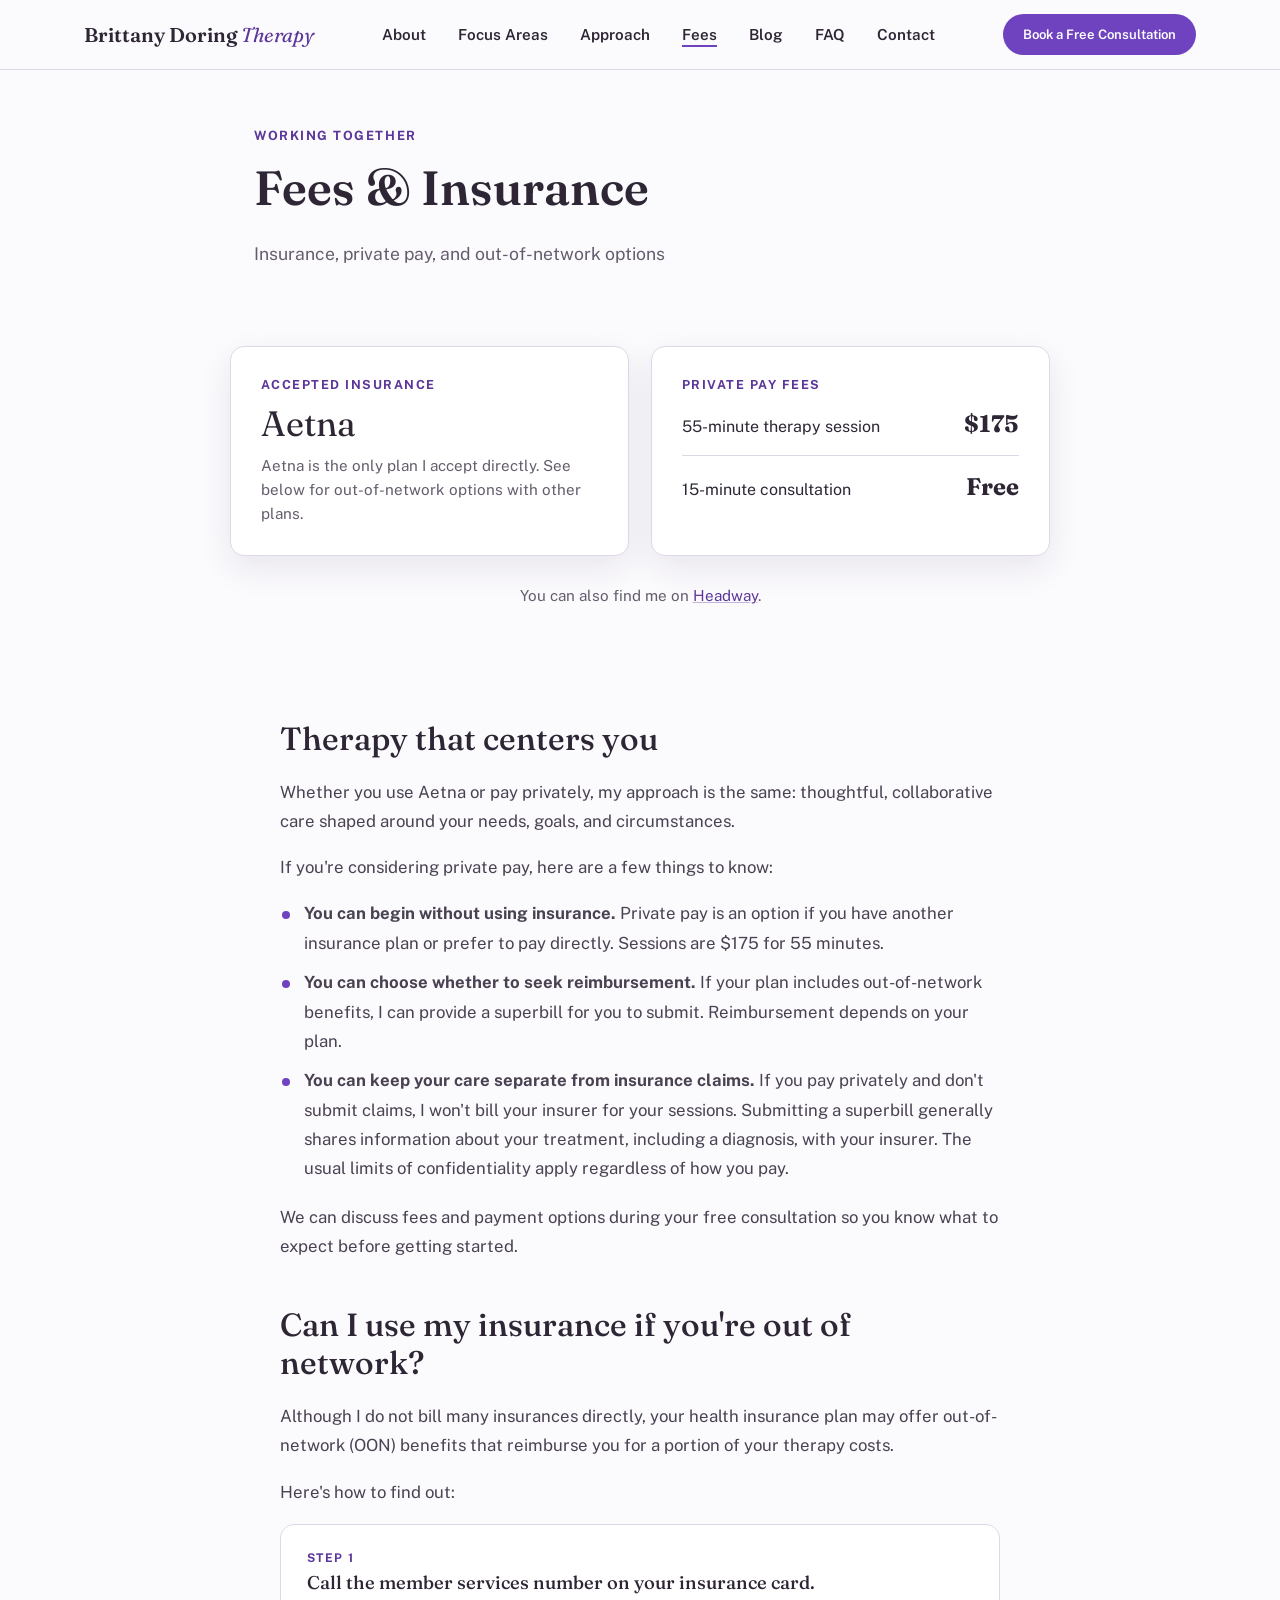
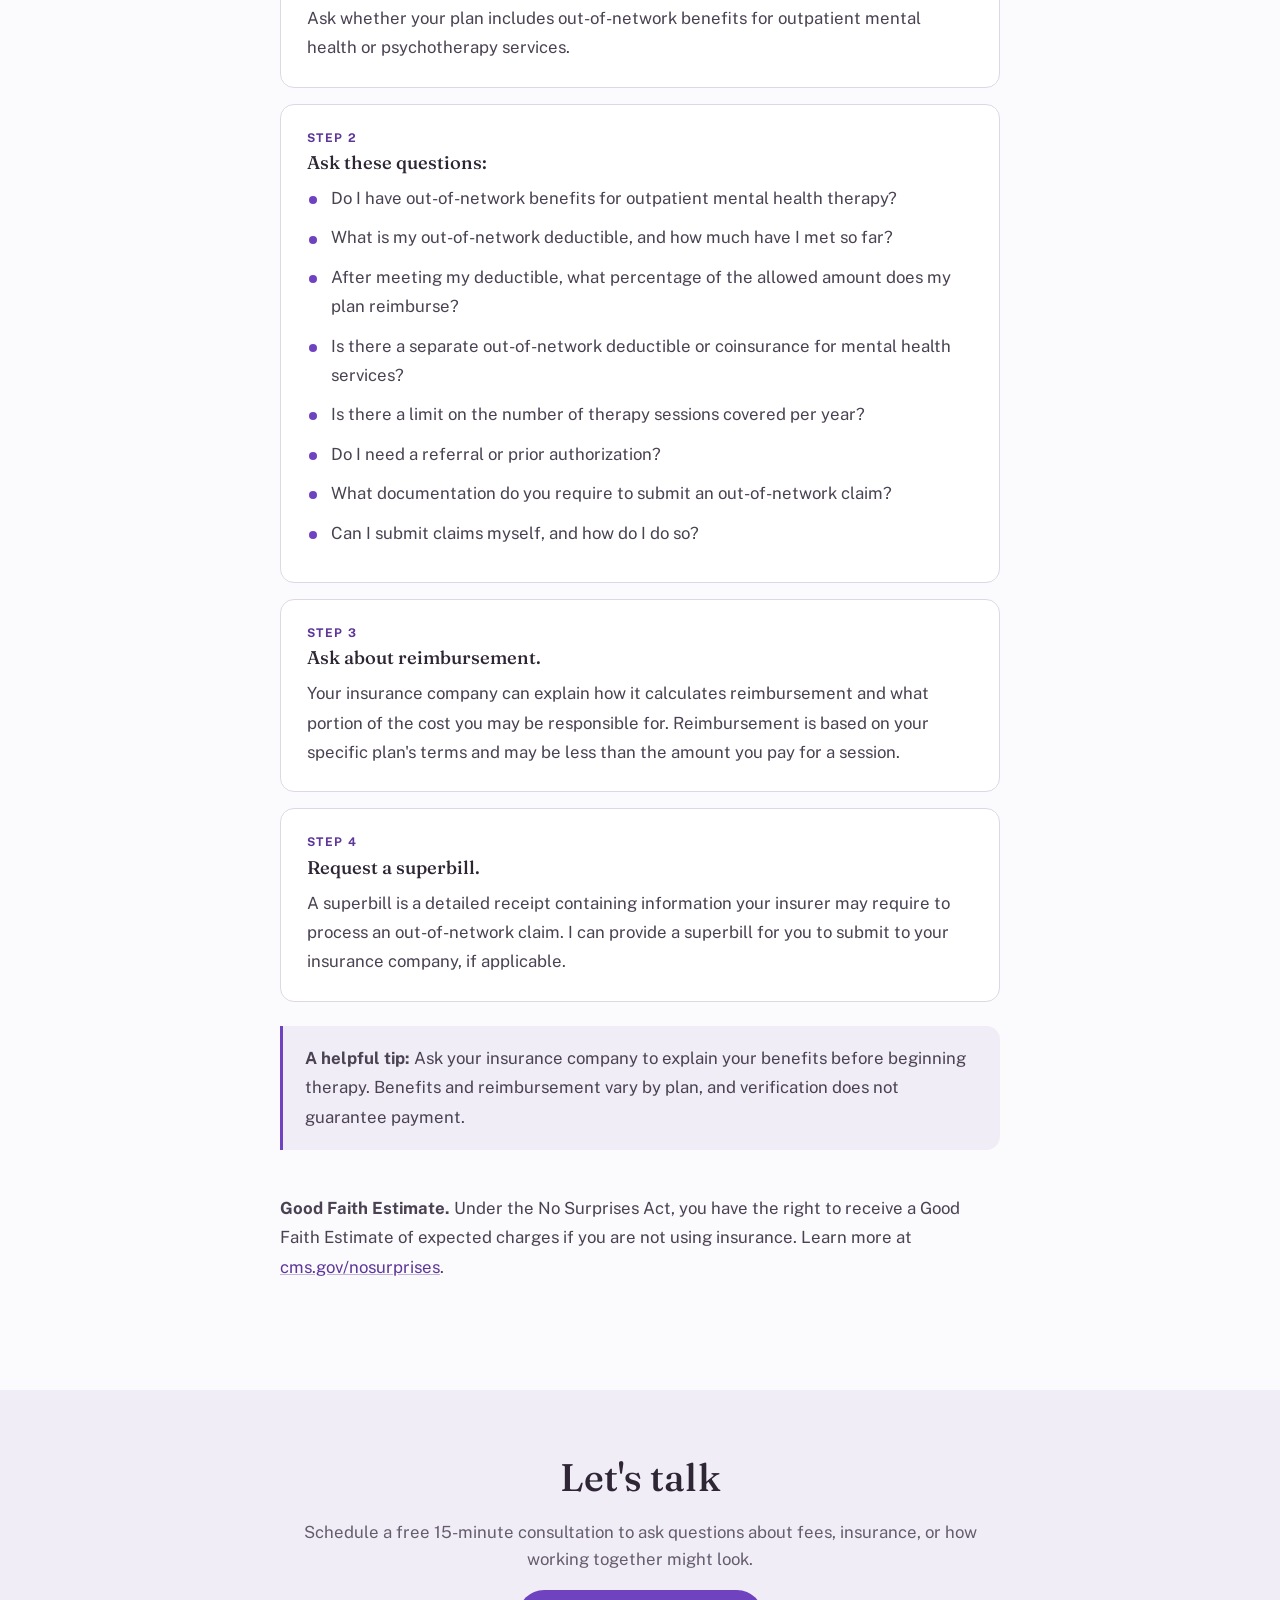
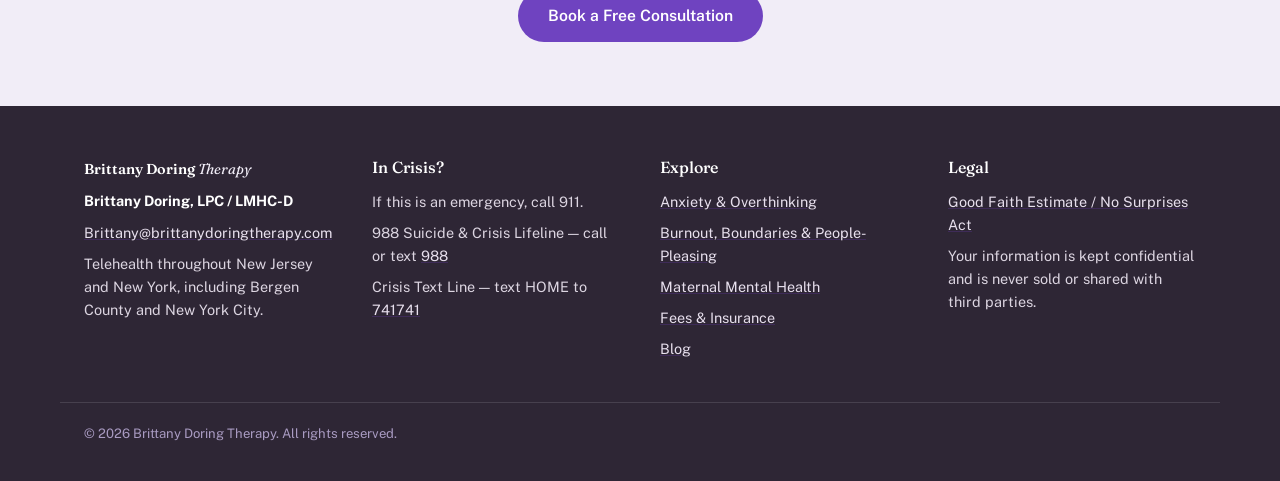
<file: fees.html>
<!DOCTYPE html>
<html lang="en">
<head>
<meta charset="UTF-8">
<meta name="viewport" content="width=device-width, initial-scale=1.0">
<title>Therapy Fees &amp; Insurance | Brittany Doring, LPC / LMHC-D</title>
<meta name="description" content="Aetna accepted. Private pay is $175 for a 55-minute therapy session, and the 15-minute consultation is free. Learn how out-of-network benefits and superbills can work for you.">
<meta name="robots" content="index, follow">
<link rel="canonical" href="https://www.brittanydoringtherapy.com/fees.html">

<!-- Open Graph -->
<meta property="og:type" content="website">
<meta property="og:title" content="Therapy Fees &amp; Insurance | Brittany Doring, LPC / LMHC-D">
<meta property="og:description" content="Aetna accepted. Private pay is $175 for a 55-minute session; the 15-minute consultation is free.">
<meta property="og:url" content="https://www.brittanydoringtherapy.com/fees.html">
<meta name="twitter:card" content="summary_large_image">

<link rel="preconnect" href="https://fonts.googleapis.com">
<link rel="preconnect" href="https://fonts.gstatic.com" crossorigin>
<link href="https://fonts.googleapis.com/css2?family=Fraunces:opsz,wght@9..144,400;9..144,500;9..144,600&family=Public+Sans:wght@400;500;600;700&display=swap" rel="stylesheet">

<link rel="stylesheet" href="styles.css?v=20261111-5">
<link rel="icon" href="data:,">

<!-- JSON-LD: WebPage -->
<script type="application/ld+json">
{
  "@context": "https://schema.org",
  "@type": "WebPage",
  "name": "Fees & Insurance",
  "description": "Accepted insurance, private pay fees, and out-of-network reimbursement information for therapy with Brittany Doring.",
  "url": "https://www.brittanydoringtherapy.com/fees.html",
  "isPartOf": {
    "@type": "WebSite",
    "name": "Brittany Doring Therapy",
    "url": "https://www.brittanydoringtherapy.com/"
  },
  "author": {
    "@type": "Person",
    "name": "Brittany Doring"
  }
}
</script>
</head>
<body>

<a class="skip-link" href="#main">Skip to main content</a>

<header class="site-header">
  <div class="container header-inner">
    <a class="logo" href="index.html">Brittany Doring <span>Therapy</span></a>
    <nav class="site-nav" aria-label="Primary">
      <button class="nav-toggle" aria-expanded="false" aria-controls="nav-links">
        <span class="sr-only">Menu</span>
        <span class="hamburger" aria-hidden="true"></span>
      </button>
      <ul id="nav-links" class="nav-links">
        <li><a href="index.html#about">About</a></li>
        <li><a href="index.html#focus-areas">Focus Areas</a></li>
        <li><a href="index.html#approach">Approach</a></li>
        <li><a href="fees.html" aria-current="page">Fees</a></li>
        <li><a href="blog.html">Blog</a></li>
        <li><a href="index.html#faq">FAQ</a></li>
        <li><a href="index.html#contact">Contact</a></li>
      </ul>
    </nav>
    <a class="btn btn-primary header-cta" href="index.html#contact">Book a Free Consultation</a>
  </div>
</header>

<main id="main">

  <section class="page-hero page-hero--text">
    <div class="container page-hero-inner">
      <div class="page-hero-copy">
        <p class="eyebrow hero-anim">Working together</p>
        <h1 class="hero-anim">Fees &amp; Insurance</h1>
        <p class="page-sub hero-anim">Insurance, private pay, and out-of-network options</p>
      </div>
    </div>
  </section>

  <section class="prose-section">
    <div class="container">

      <div class="fee-cards">
        <div class="reveal-item">
          <div class="fee-card">
            <p class="fee-label">Accepted insurance</p>
            <p class="fee-big">Aetna</p>
            <p class="fee-sub">Aetna is the only plan I accept directly. See below for out-of-network options with other plans.</p>
          </div>
        </div>
        <div class="reveal-item">
          <div class="fee-card">
            <p class="fee-label">Private pay fees</p>
            <ul class="fee-rows">
              <li><span>55-minute therapy session</span><strong>$175</strong></li>
              <li><span>15-minute consultation</span><strong>Free</strong></li>
            </ul>
          </div>
        </div>
      </div>

      <p class="fees-elsewhere reveal">You can also find me on <a href="https://care.headway.co/providers/brittany-doring" target="_blank" rel="noopener">Headway</a>.</p>

    </div>
  </section>

  <!-- TODO: Mentaya widget is hidden until the full widget code is confirmed working. Delete the `hidden` attribute below (and on the homepage block) to show it. -->
  <section class="mentaya-section" id="mentaya" hidden>
    <div class="container">
      <div class="mentaya-inner">
        <h2>Use your out-of-network benefits</h2>
        <p>I have partnered with Mentaya to help clients use their out-of-network benefits to save money on therapy. Use this tool to see if you qualify for reimbursement for my services.</p>
        <div id="mentaya-widget">
          <iframe width="100%" height=350 loading="lazy" style="border:none;border-radius:20px;max-width:600px;margin:auto;display:block;" onload="const resize=() => this.height=this.clientWidth >= 600?350:590;resize();window.addEventListener('resize', resize);" src="https://app.mentaya.com/public/practices/tNxorCthqYvCzBmhoIKP/eligibility/widget" title="Check Mentaya eligibility"></iframe>
        </div>
        <p class="mentaya-note">This tool is provided by Mentaya, so the details you enter go to Mentaya rather than to me.</p>
      </div>
    </div>
  </section>

  <section class="prose-section">
    <div class="container">
      <div class="prose">

        <div class="prose-block reveal">
          <h2>Therapy that centers you</h2>
          <p>Whether you use Aetna or pay privately, my approach is the same: thoughtful, collaborative care shaped around your needs, goals, and circumstances.</p>
          <p>If you're considering private pay, here are a few things to know:</p>
          <ul>
            <li><strong>You can begin without using insurance.</strong> Private pay is an option if you have another insurance plan or prefer to pay directly. Sessions are $175 for 55 minutes.</li>
            <li><strong>You can choose whether to seek reimbursement.</strong> If your plan includes out-of-network benefits, I can provide a superbill for you to submit. Reimbursement depends on your plan.</li>
            <li><strong>You can keep your care separate from insurance claims.</strong> If you pay privately and don't submit claims, I won't bill your insurer for your sessions. Submitting a superbill generally shares information about your treatment, including a diagnosis, with your insurer. The usual limits of confidentiality apply regardless of how you pay.</li>
          </ul>
          <p>We can discuss fees and payment options during your free consultation so you know what to expect before getting started.</p>
        </div>

        <div class="prose-block reveal">
          <h2>Can I use my insurance if you're out of network?</h2>
          <p>Although I do not bill many insurances directly, your health insurance plan may offer out-of-network (OON) benefits that reimburse you for a portion of your therapy costs.</p>
          <p>Here's how to find out:</p>

          <div class="oon-step">
            <span class="step-tag">Step 1</span>
            <h3>Call the member services number on your insurance card.</h3>
            <p>Ask whether your plan includes out-of-network benefits for outpatient mental health or psychotherapy services.</p>
          </div>

          <div class="oon-step">
            <span class="step-tag">Step 2</span>
            <h3>Ask these questions:</h3>
            <ul>
              <li>Do I have out-of-network benefits for outpatient mental health therapy?</li>
              <li>What is my out-of-network deductible, and how much have I met so far?</li>
              <li>After meeting my deductible, what percentage of the allowed amount does my plan reimburse?</li>
              <li>Is there a separate out-of-network deductible or coinsurance for mental health services?</li>
              <li>Is there a limit on the number of therapy sessions covered per year?</li>
              <li>Do I need a referral or prior authorization?</li>
              <li>What documentation do you require to submit an out-of-network claim?</li>
              <li>Can I submit claims myself, and how do I do so?</li>
            </ul>
          </div>

          <div class="oon-step">
            <span class="step-tag">Step 3</span>
            <h3>Ask about reimbursement.</h3>
            <p>Your insurance company can explain how it calculates reimbursement and what portion of the cost you may be responsible for. Reimbursement is based on your specific plan's terms and may be less than the amount you pay for a session.</p>
          </div>

          <div class="oon-step">
            <span class="step-tag">Step 4</span>
            <h3>Request a superbill.</h3>
            <p>A superbill is a detailed receipt containing information your insurer may require to process an out-of-network claim. I can provide a superbill for you to submit to your insurance company, if applicable.</p>
          </div>

          <div class="tip-box">
            <p><strong>A helpful tip:</strong> Ask your insurance company to explain your benefits before beginning therapy. Benefits and reimbursement vary by plan, and verification does not guarantee payment.</p>
          </div>
        </div>

        <div class="prose-block reveal">
          <p class="gfe-note"><strong>Good Faith Estimate.</strong> Under the No Surprises Act, you have the right to receive a Good Faith Estimate of expected charges if you are not using insurance. Learn more at <a href="https://www.cms.gov/nosurprises" target="_blank" rel="noopener">cms.gov/nosurprises</a>.</p>
        </div>

      </div>
    </div>
  </section>

  <section class="cta-section">
    <div class="container">
      <div class="cta-panel reveal">
        <h2>Let's talk</h2>
        <p>Schedule a free 15-minute consultation to ask questions about fees, insurance, or how working together might look.</p>
        <a class="btn btn-primary" href="index.html#contact">Book a Free Consultation</a>
      </div>
    </div>
  </section>

</main>

<footer class="site-footer">
  <div class="container footer-inner">
    <div class="footer-col">
      <p class="logo footer-logo">Brittany Doring <span>Therapy</span></p>
      <p class="footer-credentials">Brittany Doring, LPC / LMHC-D</p>
      <p class="footer-email"><a href="mailto:Brittany@brittanydoringtherapy.com">Brittany@brittanydoringtherapy.com</a></p>
      <p>Telehealth throughout New Jersey and New York, including Bergen County and New York City.</p>
    </div>
    <div class="footer-col">
      <h3>In Crisis?</h3>
      <p>If this is an emergency, call 911.</p>
      <p>988 Suicide &amp; Crisis Lifeline — call or text <a href="tel:988">988</a></p>
      <p>Crisis Text Line — text HOME to <a href="sms:741741">741741</a></p>
    </div>
    <div class="footer-col">
      <h3>Explore</h3>
      <p><a href="anxiety-therapy.html">Anxiety &amp; Overthinking</a></p>
      <p><a href="burnout-boundaries-people-pleasing.html">Burnout, Boundaries &amp; People-Pleasing</a></p>
      <p><a href="maternal-mental-health.html">Maternal Mental Health</a></p>
      <p><a href="fees.html">Fees &amp; Insurance</a></p>
      <p><a href="blog.html">Blog</a></p>
    </div>
    <div class="footer-col">
      <h3>Legal</h3>
      <p><a href="https://www.cms.gov/nosurprises" target="_blank" rel="noopener">Good Faith Estimate / No Surprises Act</a></p>
      <p>Your information is kept confidential and is never sold or shared with third parties.</p>
    </div>
  </div>
  <div class="container footer-bottom">
    <p>&copy; <span id="year"></span> Brittany Doring Therapy. All rights reserved.</p>
  </div>
</footer>

<script src="script.js?v=20261023-1"></script>
</body>
</html>
</file>
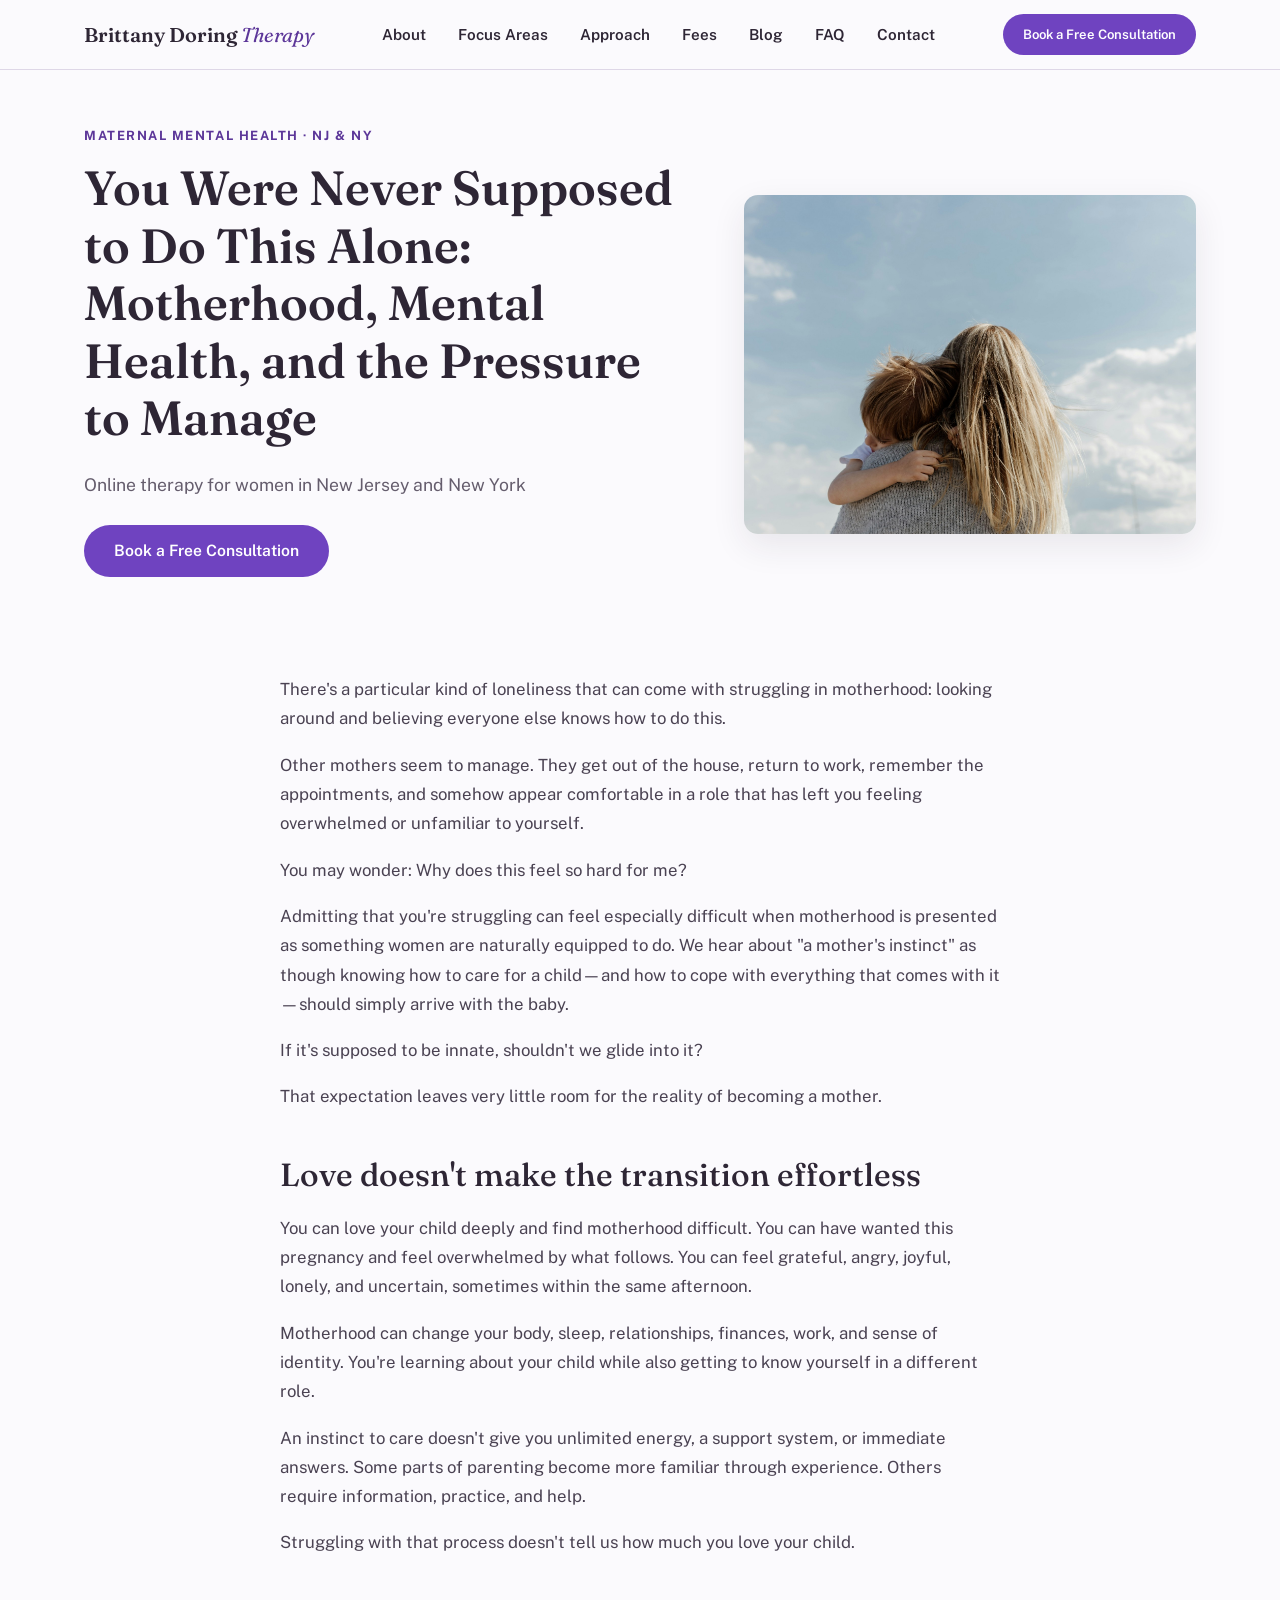
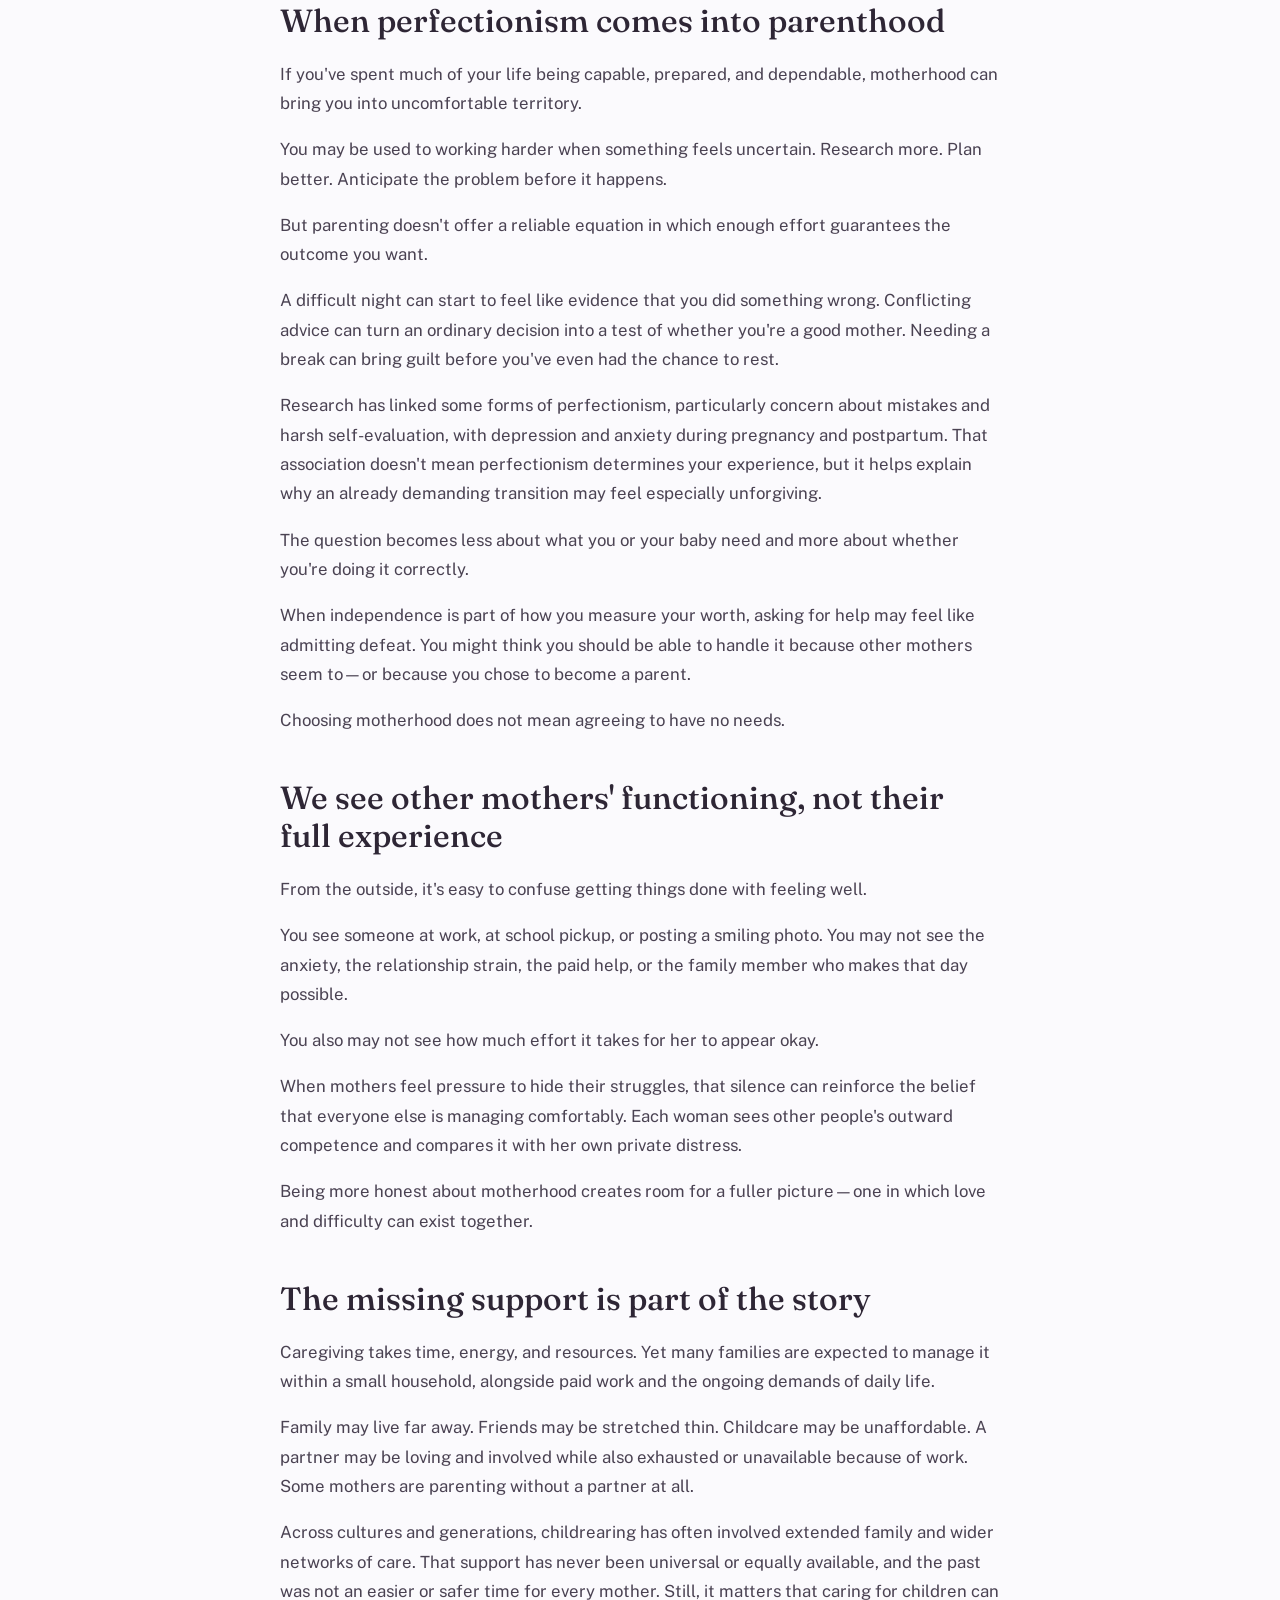
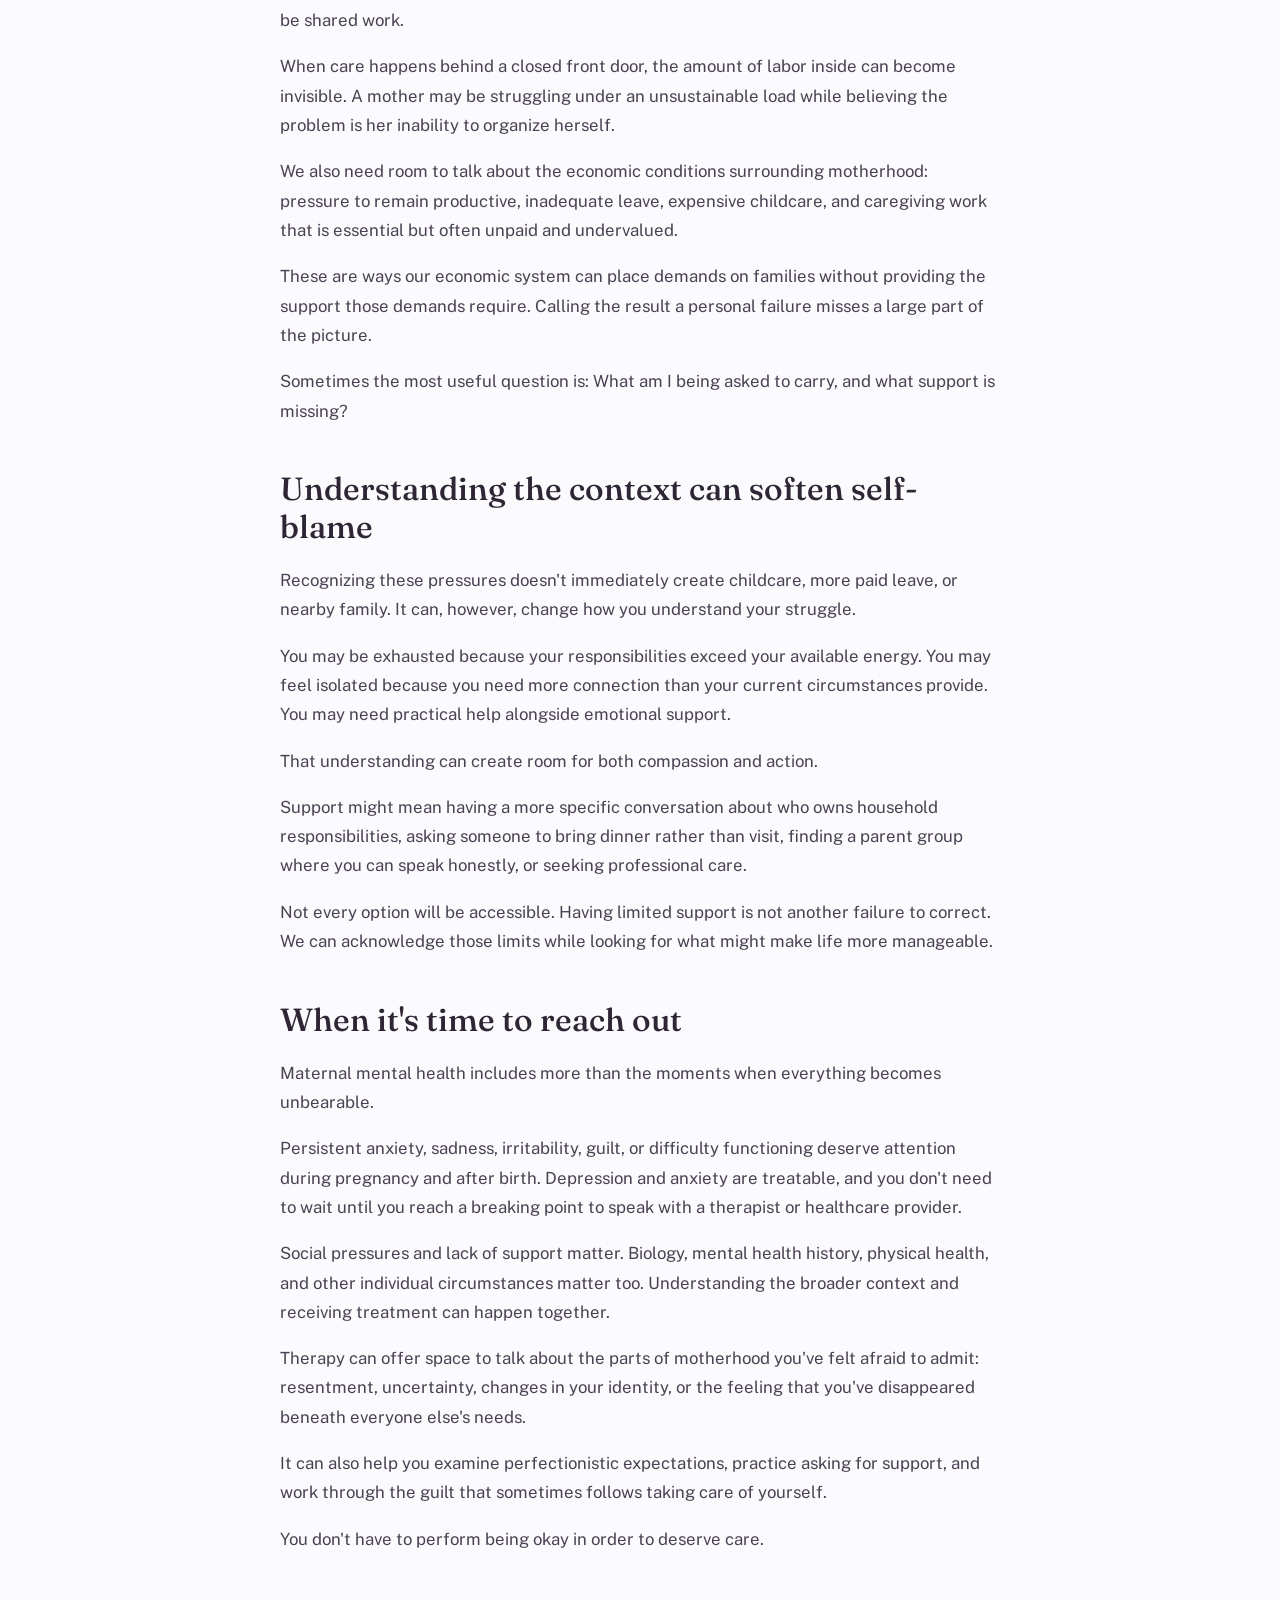
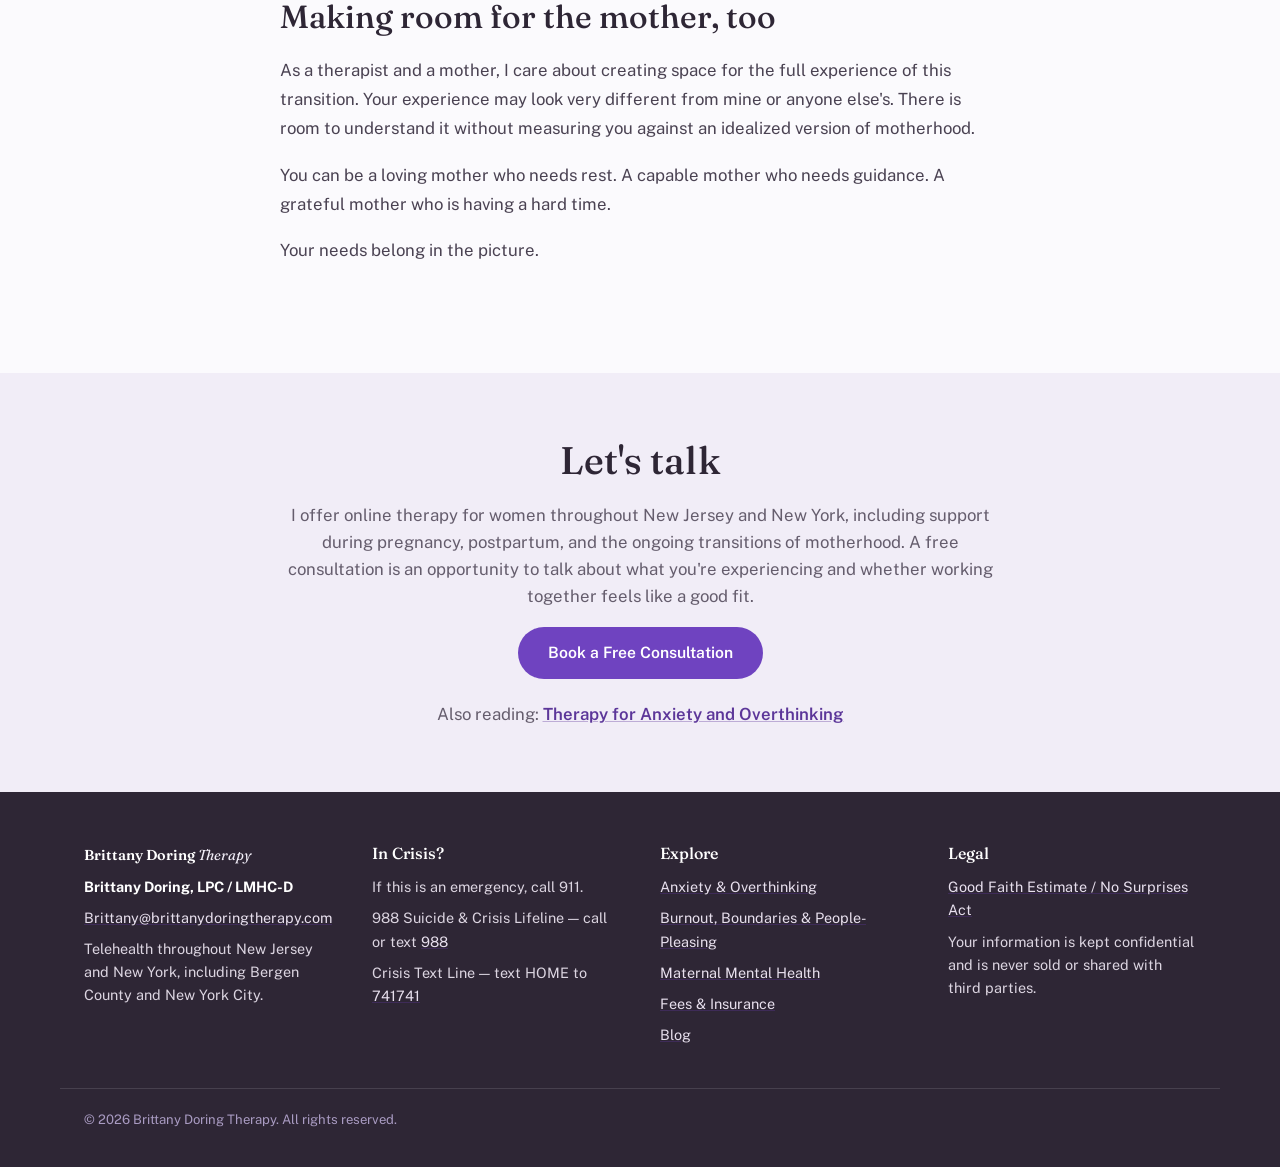
<file: maternal-mental-health.html>
<!DOCTYPE html>
<html lang="en">
<head>
<meta charset="UTF-8">
<meta name="viewport" content="width=device-width, initial-scale=1.0">
<title>Maternal Mental Health Therapy for Mothers | Online in NJ &amp; NY</title>
<meta name="description" content="You were never supposed to do this alone. Online therapy for mothers in New Jersey and New York, including support during pregnancy and postpartum. Free 15-minute consultation.">
<meta name="robots" content="index, follow">
<link rel="canonical" href="https://www.brittanydoringtherapy.com/maternal-mental-health.html">

<!-- Open Graph -->
<meta property="og:type" content="website">
<meta property="og:title" content="Maternal Mental Health Therapy for Mothers | Online in NJ &amp; NY">
<meta property="og:description" content="Online therapy for mothers in New Jersey and New York, including support during pregnancy and postpartum. Free 15-minute consultation.">
<meta property="og:url" content="https://www.brittanydoringtherapy.com/maternal-mental-health.html">
<meta name="twitter:card" content="summary_large_image">

<link rel="preconnect" href="https://fonts.googleapis.com">
<link rel="preconnect" href="https://fonts.gstatic.com" crossorigin>
<link href="https://fonts.googleapis.com/css2?family=Fraunces:opsz,wght@9..144,400;9..144,500;9..144,600&family=Public+Sans:wght@400;500;600;700&display=swap" rel="stylesheet">

<link rel="stylesheet" href="styles.css?v=20261111-5">
<link rel="icon" href="data:,">

<!-- JSON-LD: WebPage -->
<script type="application/ld+json">
{
  "@context": "https://schema.org",
  "@type": "WebPage",
  "name": "You Were Never Supposed to Do This Alone: Motherhood, Mental Health, and the Pressure to Manage",
  "description": "Online therapy for mothers in New Jersey and New York, including support during pregnancy, postpartum, and the ongoing transitions of motherhood.",
  "url": "https://www.brittanydoringtherapy.com/maternal-mental-health.html",
  "isPartOf": {
    "@type": "WebSite",
    "name": "Brittany Doring Therapy",
    "url": "https://www.brittanydoringtherapy.com/"
  },
  "author": {
    "@type": "Person",
    "name": "Brittany Doring"
  },
  "about": {
    "@type": "Thing",
    "name": "Maternal mental health"
  }
}
</script>
</head>
<body>

<a class="skip-link" href="#main">Skip to main content</a>

<header class="site-header">
  <div class="container header-inner">
    <a class="logo" href="index.html">Brittany Doring <span>Therapy</span></a>
    <nav class="site-nav" aria-label="Primary">
      <button class="nav-toggle" aria-expanded="false" aria-controls="nav-links">
        <span class="sr-only">Menu</span>
        <span class="hamburger" aria-hidden="true"></span>
      </button>
      <ul id="nav-links" class="nav-links">
        <li><a href="index.html#about">About</a></li>
        <li><a href="index.html#focus-areas">Focus Areas</a></li>
        <li><a href="index.html#approach">Approach</a></li>
        <li><a href="fees.html">Fees</a></li>
        <li><a href="blog.html">Blog</a></li>
        <li><a href="index.html#faq">FAQ</a></li>
        <li><a href="index.html#contact">Contact</a></li>
      </ul>
    </nav>
    <a class="btn btn-primary header-cta" href="index.html#contact">Book a Free Consultation</a>
  </div>
</header>

<main id="main">

  <section class="page-hero">
    <div class="container page-hero-inner">
      <div class="page-hero-copy">
        <p class="eyebrow hero-anim">Maternal mental health &middot; NJ &amp; NY</p>
        <h1 class="hero-anim">You Were Never Supposed to Do This Alone: Motherhood, Mental Health, and the Pressure to Manage</h1>
        <p class="page-sub hero-anim">Online therapy for women in New Jersey and New York</p>
        <div class="hero-actions hero-anim">
          <a class="btn btn-primary" href="index.html#contact">Book a Free Consultation</a>
        </div>
      </div>
      <div class="page-hero-media hero-anim">
        <img class="page-hero-photo" src="assets/blog-maternal-mental-health.jpg" alt="A mother holding her young child close against a bright, cloudy sky">
      </div>
    </div>
  </section>

  <section class="prose-section">
    <div class="container">
      <div class="prose">

        <div class="prose-block reveal">
          <p>There's a particular kind of loneliness that can come with struggling in motherhood: looking around and believing everyone else knows how to do this.</p>
          <p>Other mothers seem to manage. They get out of the house, return to work, remember the appointments, and somehow appear comfortable in a role that has left you feeling overwhelmed or unfamiliar to yourself.</p>
          <p>You may wonder: Why does this feel so hard for me?</p>
          <p>Admitting that you're struggling can feel especially difficult when motherhood is presented as something women are naturally equipped to do. We hear about "a mother's instinct" as though knowing how to care for a child—and how to cope with everything that comes with it—should simply arrive with the baby.</p>
          <p>If it's supposed to be innate, shouldn't we glide into it?</p>
          <p>That expectation leaves very little room for the reality of becoming a mother.</p>
        </div>

        <div class="prose-block reveal">
          <h2>Love doesn't make the transition effortless</h2>
          <p>You can love your child deeply and find motherhood difficult. You can have wanted this pregnancy and feel overwhelmed by what follows. You can feel grateful, angry, joyful, lonely, and uncertain, sometimes within the same afternoon.</p>
          <p>Motherhood can change your body, sleep, relationships, finances, work, and sense of identity. You're learning about your child while also getting to know yourself in a different role.</p>
          <p>An instinct to care doesn't give you unlimited energy, a support system, or immediate answers. Some parts of parenting become more familiar through experience. Others require information, practice, and help.</p>
          <p>Struggling with that process doesn't tell us how much you love your child.</p>
        </div>

        <div class="prose-block reveal">
          <h2>When perfectionism comes into parenthood</h2>
          <p>If you've spent much of your life being capable, prepared, and dependable, motherhood can bring you into uncomfortable territory.</p>
          <p>You may be used to working harder when something feels uncertain. Research more. Plan better. Anticipate the problem before it happens.</p>
          <p>But parenting doesn't offer a reliable equation in which enough effort guarantees the outcome you want.</p>
          <p>A difficult night can start to feel like evidence that you did something wrong. Conflicting advice can turn an ordinary decision into a test of whether you're a good mother. Needing a break can bring guilt before you've even had the chance to rest.</p>
          <p>Research has linked some forms of perfectionism, particularly concern about mistakes and harsh self-evaluation, with depression and anxiety during pregnancy and postpartum. That association doesn't mean perfectionism determines your experience, but it helps explain why an already demanding transition may feel especially unforgiving.</p>
          <p>The question becomes less about what you or your baby need and more about whether you're doing it correctly.</p>
          <p>When independence is part of how you measure your worth, asking for help may feel like admitting defeat. You might think you should be able to handle it because other mothers seem to—or because you chose to become a parent.</p>
          <p>Choosing motherhood does not mean agreeing to have no needs.</p>
        </div>

        <div class="prose-block reveal">
          <h2>We see other mothers' functioning, not their full experience</h2>
          <p>From the outside, it's easy to confuse getting things done with feeling well.</p>
          <p>You see someone at work, at school pickup, or posting a smiling photo. You may not see the anxiety, the relationship strain, the paid help, or the family member who makes that day possible.</p>
          <p>You also may not see how much effort it takes for her to appear okay.</p>
          <p>When mothers feel pressure to hide their struggles, that silence can reinforce the belief that everyone else is managing comfortably. Each woman sees other people's outward competence and compares it with her own private distress.</p>
          <p>Being more honest about motherhood creates room for a fuller picture—one in which love and difficulty can exist together.</p>
        </div>

        <div class="prose-block reveal">
          <h2>The missing support is part of the story</h2>
          <p>Caregiving takes time, energy, and resources. Yet many families are expected to manage it within a small household, alongside paid work and the ongoing demands of daily life.</p>
          <p>Family may live far away. Friends may be stretched thin. Childcare may be unaffordable. A partner may be loving and involved while also exhausted or unavailable because of work. Some mothers are parenting without a partner at all.</p>
          <p>Across cultures and generations, childrearing has often involved extended family and wider networks of care. That support has never been universal or equally available, and the past was not an easier or safer time for every mother. Still, it matters that caring for children can be shared work.</p>
          <p>When care happens behind a closed front door, the amount of labor inside can become invisible. A mother may be struggling under an unsustainable load while believing the problem is her inability to organize herself.</p>
          <p>We also need room to talk about the economic conditions surrounding motherhood: pressure to remain productive, inadequate leave, expensive childcare, and caregiving work that is essential but often unpaid and undervalued.</p>
          <p>These are ways our economic system can place demands on families without providing the support those demands require. Calling the result a personal failure misses a large part of the picture.</p>
          <p>Sometimes the most useful question is: What am I being asked to carry, and what support is missing?</p>
        </div>

        <div class="prose-block reveal">
          <h2>Understanding the context can soften self-blame</h2>
          <p>Recognizing these pressures doesn't immediately create childcare, more paid leave, or nearby family. It can, however, change how you understand your struggle.</p>
          <p>You may be exhausted because your responsibilities exceed your available energy. You may feel isolated because you need more connection than your current circumstances provide. You may need practical help alongside emotional support.</p>
          <p>That understanding can create room for both compassion and action.</p>
          <p>Support might mean having a more specific conversation about who owns household responsibilities, asking someone to bring dinner rather than visit, finding a parent group where you can speak honestly, or seeking professional care.</p>
          <p>Not every option will be accessible. Having limited support is not another failure to correct. We can acknowledge those limits while looking for what might make life more manageable.</p>
        </div>

        <div class="prose-block reveal">
          <h2>When it's time to reach out</h2>
          <p>Maternal mental health includes more than the moments when everything becomes unbearable.</p>
          <p>Persistent anxiety, sadness, irritability, guilt, or difficulty functioning deserve attention during pregnancy and after birth. Depression and anxiety are treatable, and you don't need to wait until you reach a breaking point to speak with a therapist or healthcare provider.</p>
          <p>Social pressures and lack of support matter. Biology, mental health history, physical health, and other individual circumstances matter too. Understanding the broader context and receiving treatment can happen together.</p>
          <p>Therapy can offer space to talk about the parts of motherhood you've felt afraid to admit: resentment, uncertainty, changes in your identity, or the feeling that you've disappeared beneath everyone else's needs.</p>
          <p>It can also help you examine perfectionistic expectations, practice asking for support, and work through the guilt that sometimes follows taking care of yourself.</p>
          <p>You don't have to perform being okay in order to deserve care.</p>
        </div>

        <div class="prose-block reveal">
          <h2>Making room for the mother, too</h2>
          <p>As a therapist and a mother, I care about creating space for the full experience of this transition. Your experience may look very different from mine or anyone else's. There is room to understand it without measuring you against an idealized version of motherhood.</p>
          <p>You can be a loving mother who needs rest. A capable mother who needs guidance. A grateful mother who is having a hard time.</p>
          <p>Your needs belong in the picture.</p>
        </div>

      </div>
    </div>
  </section>

  <section class="cta-section">
    <div class="container">
      <div class="cta-panel reveal">
        <h2>Let's talk</h2>
        <p>I offer online therapy for women throughout New Jersey and New York, including support during pregnancy, postpartum, and the ongoing transitions of motherhood. A free consultation is an opportunity to talk about what you're experiencing and whether working together feels like a good fit.</p>
        <a class="btn btn-primary" href="index.html#contact">Book a Free Consultation</a>
        <p class="cta-more">Also reading: <a href="anxiety-therapy.html">Therapy for Anxiety and Overthinking</a></p>
      </div>
    </div>
  </section>

</main>

<footer class="site-footer">
  <div class="container footer-inner">
    <div class="footer-col">
      <p class="logo footer-logo">Brittany Doring <span>Therapy</span></p>
      <p class="footer-credentials">Brittany Doring, LPC / LMHC-D</p>
      <p class="footer-email"><a href="mailto:Brittany@brittanydoringtherapy.com">Brittany@brittanydoringtherapy.com</a></p>
      <p>Telehealth throughout New Jersey and New York, including Bergen County and New York City.</p>
    </div>
    <div class="footer-col">
      <h3>In Crisis?</h3>
      <p>If this is an emergency, call 911.</p>
      <p>988 Suicide &amp; Crisis Lifeline — call or text <a href="tel:988">988</a></p>
      <p>Crisis Text Line — text HOME to <a href="sms:741741">741741</a></p>
    </div>
    <div class="footer-col">
      <h3>Explore</h3>
      <p><a href="anxiety-therapy.html">Anxiety &amp; Overthinking</a></p>
      <p><a href="burnout-boundaries-people-pleasing.html">Burnout, Boundaries &amp; People-Pleasing</a></p>
      <p><a href="maternal-mental-health.html">Maternal Mental Health</a></p>
      <p><a href="fees.html">Fees &amp; Insurance</a></p>
      <p><a href="blog.html">Blog</a></p>
    </div>
    <div class="footer-col">
      <h3>Legal</h3>
      <p><a href="https://www.cms.gov/nosurprises" target="_blank" rel="noopener">Good Faith Estimate / No Surprises Act</a></p>
      <p>Your information is kept confidential and is never sold or shared with third parties.</p>
    </div>
  </div>
  <div class="container footer-bottom">
    <p>&copy; <span id="year"></span> Brittany Doring Therapy. All rights reserved.</p>
  </div>
</footer>

<script src="script.js?v=20261023-1"></script>
</body>
</html>
</file>
<file: styles.css>
/* ==========================================================================
   Brittany Doring Therapy — styles.css
   ========================================================================== */

:root {
  --sage: #7656A5;
  --sage-dark: #5C3699;
  --cream: #FBFAFD;
  --cream-alt: #F1EDF7;
  --forest: #2E2635;
  --terracotta: #6F43C0;
  --terracotta-dark: #563295;
  --white: #FFFFFF;
  --border: #DED7E7;
  --muted: #655D6D;

  --font-heading: "Fraunces", Georgia, serif;
  --font-body: "Public Sans", -apple-system, BlinkMacSystemFont, "Segoe UI", sans-serif;

  --max-width: 1160px;
  --radius: 14px;
  --shadow-soft: 0 12px 34px rgba(46, 38, 53, 0.09);
}

* { box-sizing: border-box; }

html {
  scroll-behavior: smooth;
}

body {
  margin: 0;
  font-family: var(--font-body);
  color: var(--forest);
  background: var(--cream);
  line-height: 1.6;
  -webkit-font-smoothing: antialiased;
}

h1, h2, h3 {
  font-family: var(--font-heading);
  font-weight: 500;
  line-height: 1.2;
  margin: 0 0 0.5em;
  color: var(--forest);
}

h1 { font-size: clamp(2.2rem, 4.5vw, 3.4rem); font-weight: 600; }
h2 { font-size: clamp(1.7rem, 3vw, 2.4rem); }
h3 { font-size: 1.15rem; }

p { margin: 0 0 1em; }

a {
  color: var(--sage-dark);
  text-decoration-color: rgba(92, 54, 153, 0.35);
  transition: text-decoration-color 0.2s ease, opacity 0.2s ease;
}
a:hover {
  text-decoration-color: currentColor;
}

img { max-width: 100%; display: block; }

.container {
  max-width: var(--max-width);
  margin: 0 auto;
  padding: 0 24px;
}

.sr-only {
  position: absolute;
  width: 1px; height: 1px;
  padding: 0; margin: -1px;
  overflow: hidden;
  clip: rect(0,0,0,0);
  white-space: nowrap;
  border: 0;
}

.skip-link {
  position: absolute;
  left: -999px;
  top: 0;
  background: var(--forest);
  color: var(--white);
  padding: 12px 20px;
  z-index: 1000;
  border-radius: 0 0 8px 0;
}
.skip-link:focus {
  left: 0;
}

/* -------------------- Buttons -------------------- */

.btn {
  display: inline-flex;
  align-items: center;
  justify-content: center;
  padding: 14px 28px;
  border-radius: 999px;
  font-weight: 600;
  font-size: 0.98rem;
  text-decoration: none;
  text-align: center;
  line-height: 1.3;
  transition: transform 0.15s ease, box-shadow 0.15s ease, background 0.15s ease;
  border: 2px solid transparent;
  cursor: pointer;
}

.btn-primary {
  background: var(--terracotta);
  color: var(--white);
}
.btn-primary:hover {
  background: var(--terracotta-dark);
  transform: translateY(-1px);
  box-shadow: 0 12px 28px rgba(86, 50, 149, 0.22);
}

.btn-ghost {
  background: transparent;
  color: var(--forest);
  border-color: var(--forest);
}
.btn-ghost:hover {
  background: var(--forest);
  color: var(--white);
}

/* -------------------- Header -------------------- */

.site-header {
  position: sticky;
  top: 0;
  z-index: 500;
  background: rgba(251, 250, 253, 0.94);
  backdrop-filter: blur(8px);
  border-bottom: 1px solid var(--border);
  box-shadow: 0 8px 24px rgba(46, 38, 53, 0);
  transition: box-shadow 0.3s ease;
}
.site-header.scrolled {
  box-shadow: 0 8px 24px rgba(46, 38, 53, 0.1);
}

.header-inner {
  display: flex;
  align-items: center;
  justify-content: space-between;
  padding-top: 14px;
  padding-bottom: 14px;
  gap: 20px;
}

.logo {
  font-family: var(--font-heading);
  font-size: 1.25rem;
  font-weight: 600;
  color: var(--forest);
  text-decoration: none;
  white-space: nowrap;
  transition: opacity 0.2s ease;
}
.logo:hover {
  opacity: 0.75;
}
.logo span {
  color: var(--sage-dark);
  font-weight: 400;
  font-style: italic;
}

.site-nav {
  flex: 1;
  display: flex;
  justify-content: center;
}

.nav-links {
  list-style: none;
  display: flex;
  gap: 32px;
  margin: 0;
  padding: 0;
}

.nav-links a {
  text-decoration: none;
  color: var(--forest);
  font-weight: 600;
  font-size: 0.95rem;
  position: relative;
}
.nav-links a::after {
  content: "";
  position: absolute;
  left: 0;
  right: 100%;
  bottom: -4px;
  height: 2px;
  background: var(--terracotta);
  transition: right 0.25s ease;
}
.nav-links a:hover {
  color: var(--sage-dark);
}
.nav-links a:hover::after {
  right: 0;
}

.header-cta {
  max-width: 230px;
  padding: 10px 18px;
  font-size: 0.82rem;
  white-space: nowrap;
}

.nav-toggle {
  display: none;
  background: none;
  border: none;
  cursor: pointer;
  padding: 8px;
}

.hamburger,
.hamburger::before,
.hamburger::after {
  display: block;
  width: 24px;
  height: 2px;
  background: var(--forest);
  position: relative;
  transition: transform 0.2s ease;
}
.hamburger::before,
.hamburger::after {
  content: "";
  position: absolute;
  left: 0;
}
.hamburger::before { top: -7px; }
.hamburger::after { top: 7px; }

/* -------------------- Sections -------------------- */

.section {
  padding: 76px 0;
}

.eyebrow {
  text-transform: uppercase;
  letter-spacing: 0.12em;
  font-size: 0.8rem;
  font-weight: 700;
  color: var(--sage-dark);
  margin-bottom: 12px;
}

.center { text-align: center; }
.center.eyebrow { margin-bottom: 10px; }

.section-lede {
  max-width: 640px;
  margin: 0 auto 48px;
  color: var(--muted);
  font-size: 1.05rem;
}

.section > .container > h2.center {
  margin-bottom: 8px;
}

/* -------------------- Hero -------------------- */

.hero {
  padding: 64px 0 60px;
  background: var(--cream);
}

.hero-inner {
  display: grid;
  grid-template-columns: 1.1fr 0.9fr;
  gap: 56px;
  align-items: center;
}

.hero-lede {
  font-size: 1.1rem;
  color: var(--muted);
  max-width: 52ch;
}

.hero h1 {
  font-size: clamp(1.9rem, 3.5vw, 2.85rem);
  line-height: 1.18;
}

.hero-actions {
  display: flex;
  gap: 16px;
  flex-wrap: wrap;
  margin: 26px 0;
}

.hero-service-area {
  max-width: 54ch;
  margin: 0 0 14px;
  padding: 12px 16px;
  border-left: 3px solid var(--terracotta);
  background: var(--cream-alt);
  color: var(--forest);
  font-size: 0.92rem;
  font-weight: 600;
  line-height: 1.5;
}

.hero-elsewhere {
  margin: 16px 0 0;
  font-size: 0.85rem;
  color: var(--muted);
}
.hero-elsewhere a {
  color: var(--forest);
  font-weight: 600;
}

.professional-verification {
  min-height: 52px;
  margin-top: 14px;
  display: flex;
  align-items: center;
}

.professional-verification .sx-verified-seal {
  display: inline-block;
}

.hero-photo,
.headshot-photo {
  width: 100%;
  object-fit: cover;
  border-radius: var(--radius);
  box-shadow: var(--shadow-soft);
  transition: transform 0.4s ease, box-shadow 0.4s ease;
}
.hero-photo { aspect-ratio: 4 / 5; }

.hero-photo:hover,
.headshot-photo:hover {
  transform: scale(1.015);
  box-shadow: 0 16px 36px rgba(46, 38, 53, 0.16);
}

/* -------------------- About -------------------- */

.about {
  padding-bottom: 60px;
}

.about-inner {
  display: grid;
  grid-template-columns: 0.95fr 1.05fr;
  gap: 56px;
  align-items: start;
}

.headshot-photo {
  aspect-ratio: 4 / 5;
}

/* -------------------- Specialties tags -------------------- */

.specialties {
  padding-top: 60px;
}

.tag-grid {
  list-style: none;
  display: flex;
  flex-wrap: wrap;
  gap: 10px;
  justify-content: center;
  padding: 0;
  margin: 0;
}

.tag-grid li {
  background: var(--white);
  border: 1px solid var(--border);
  border-radius: 999px;
  padding: 9px 16px;
  font-weight: 600;
  font-size: 0.9rem;
  color: var(--forest);
  transition: transform 0.2s ease, box-shadow 0.2s ease, border-color 0.2s ease;
}
.tag-grid li:hover {
  transform: translateY(-3px);
  box-shadow: var(--shadow-soft);
  border-color: var(--sage);
}

/* -------------------- Approach: modality columns -------------------- */

.approach {
  background: var(--cream-alt);
}

.modality-row {
  display: flex;
  flex-wrap: wrap;
  justify-content: center;
  gap: 40px 32px;
  max-width: 960px;
  margin: 0 auto;
}

.modality-col {
  width: 190px;
  text-align: center;
}

.modality-name {
  display: inline-block;
  font-size: 0.78rem;
  text-transform: uppercase;
  letter-spacing: 0.1em;
  font-weight: 700;
  color: var(--forest);
  transition: color 0.25s ease;
}

.modality-rule {
  display: block;
  width: 32px;
  height: 1px;
  background: var(--terracotta);
  margin: 12px auto 14px;
  transition: width 0.3s ease;
}

.modality-desc {
  margin: 0;
  font-size: 0.85rem;
  line-height: 1.5;
  color: var(--muted);
}

.modality-col:hover .modality-name {
  color: var(--sage-dark);
}
.modality-col:hover .modality-rule {
  width: 56px;
}

/* -------------------- How it works -------------------- */

.steps {
  list-style: none;
  display: grid;
  grid-template-columns: repeat(3, 1fr);
  gap: 32px;
  padding: 0;
  margin: 0 0 48px;
  counter-reset: step;
}

.step {
  text-align: center;
  padding: 0 12px;
}

.step-number {
  display: inline-flex;
  align-items: center;
  justify-content: center;
  width: 44px;
  height: 44px;
  border-radius: 50%;
  background: var(--sage);
  color: var(--white);
  font-family: var(--font-heading);
  font-size: 1.2rem;
  margin-bottom: 16px;
}

.step p {
  color: var(--muted);
  font-size: 0.95rem;
}

.how-it-works-cta {
  text-align: center;
}

/* -------------------- Fees -------------------- */

.fees-simple {
  background: var(--cream-alt);
}

.fees-simple-inner {
  max-width: 820px;
}

.fees-copy .section-lede {
  margin: 0 0 24px;
  max-width: none;
  text-align: left;
}

.insurance-pills {
  list-style: none;
  display: flex;
  flex-wrap: wrap;
  gap: 12px;
  padding: 0;
  margin: 0 0 20px;
}
.insurance-pills li {
  background: var(--white);
  border: 1px solid var(--border);
  border-radius: 999px;
  padding: 10px 20px;
  font-weight: 600;
  font-size: 0.9rem;
  color: var(--forest);
  transition: transform 0.2s ease, box-shadow 0.2s ease;
}
.insurance-pills li:hover {
  transform: translateY(-3px);
  box-shadow: var(--shadow-soft);
}

.fees-note {
  margin: 0;
  color: var(--muted);
  font-size: 0.95rem;
}

/* -------------------- FAQ accordion -------------------- */

.accordion {
  max-width: 760px;
  margin: 0 auto;
}

.accordion-item {
  border-bottom: 1px solid var(--border);
}
.accordion-item h3 {
  margin: 0;
  font-family: var(--font-body);
  font-size: 1rem;
}

.accordion-trigger {
  width: 100%;
  text-align: left;
  background: none;
  border: none;
  padding: 22px 4px;
  font-family: var(--font-body);
  font-weight: 700;
  font-size: 1.05rem;
  color: var(--forest);
  cursor: pointer;
  display: flex;
  justify-content: space-between;
  align-items: center;
  gap: 16px;
}
.accordion-trigger::after {
  content: "+";
  font-size: 1.4rem;
  color: var(--terracotta);
  flex-shrink: 0;
  transition: transform 0.3s ease;
}
.accordion-trigger[aria-expanded="true"]::after {
  transform: rotate(45deg);
}

.accordion-panel {
  display: grid;
  grid-template-rows: 0fr;
  color: var(--muted);
  transition: grid-template-rows 0.35s ease;
}
.accordion-panel.open {
  grid-template-rows: 1fr;
}
.accordion-panel-inner {
  overflow: hidden;
  min-height: 0;
}
.accordion-panel-inner p {
  margin: 0;
  padding: 0 4px 22px;
}

/* -------------------- Contact -------------------- */

.contact {
  background: var(--cream);
}

.contact-inner {
  max-width: 1040px;
  display: grid;
  grid-template-columns: 0.85fr 1.15fr;
  gap: 28px;
  align-items: stretch;
}

.contact-card {
  position: relative;
  overflow: hidden;
  padding: 44px 36px;
  border-radius: 22px;
  background: var(--forest);
  color: var(--white);
  box-shadow: 0 20px 50px rgba(46, 38, 53, 0.18);
}

.contact-card::before {
  content: "";
  position: absolute;
  width: 220px;
  height: 220px;
  top: -130px;
  right: -70px;
  border: 1px solid rgba(255, 255, 255, 0.15);
  border-radius: 50%;
}

.contact-card .eyebrow,
.contact-card h2 {
  color: var(--white);
}

.contact-card p:not(.eyebrow) {
  margin: 0 0 18px;
  color: #E6DFEB;
}

.contact-card .contact-email a {
  color: var(--white);
  font-weight: 600;
  overflow-wrap: anywhere;
}

.contact-card p.contact-policy {
  margin: 26px 0 0;
  padding-top: 20px;
  border-top: 1px solid rgba(255, 255, 255, 0.18);
  font-size: 0.85rem;
  line-height: 1.55;
  color: #CFC6D6;
}

.contact-form-wrap {
  display: flex;
}
.contact-form-wrap .contact-form {
  flex: 1;
}

.contact-form {
  padding: 36px;
  background: var(--white);
  border: 1px solid var(--border);
  border-radius: 22px;
  box-shadow: var(--shadow-soft);
}

.form-row {
  margin-bottom: 18px;
  display: flex;
  flex-direction: column;
  gap: 6px;
}
.form-row label {
  font-weight: 600;
  font-size: 0.9rem;
}
.form-row input,
.form-row textarea {
  font-family: var(--font-body);
  font-size: 1rem;
  padding: 12px 14px;
  border: 1px solid var(--border);
  border-radius: 8px;
  background: var(--cream);
  color: var(--forest);
  transition: outline-color 0.2s ease, outline-offset 0.2s ease, border-color 0.2s ease;
  outline: 2px solid transparent;
  outline-offset: 0;
}
.form-row input:focus,
.form-row textarea:focus {
  outline-color: var(--sage);
  outline-offset: 2px;
  border-color: var(--sage);
}

.form-note {
  margin: -6px 0 18px;
  font-size: 0.82rem;
  line-height: 1.5;
  color: var(--muted);
}

.hp-field {
  position: absolute;
  left: -9999px;
  width: 1px;
  height: 1px;
  overflow: hidden;
}

.form-submit {
  width: 100%;
}

.form-status {
  margin: 14px 0 0;
  font-size: 0.9rem;
  font-weight: 600;
  min-height: 1.2em;
}
.form-status.success { color: var(--sage-dark); }
.form-status.error { color: #9B2C3F; }

/* -------------------- Footer -------------------- */

.site-footer {
  background: var(--forest);
  color: #DCD5E1;
  padding: 52px 0 24px;
}

.footer-inner {
  display: grid;
  grid-template-columns: repeat(4, 1fr);
  gap: 40px;
  padding-bottom: 34px;
}

.footer-logo {
  color: var(--white);
  margin-bottom: 16px;
}
.footer-logo span {
  color: var(--cream-alt);
}

.footer-col h3 {
  color: var(--white);
  font-size: 1rem;
  margin-bottom: 12px;
}
.footer-col p {
  font-size: 0.9rem;
  margin-bottom: 8px;
}
.footer-credentials {
  color: var(--white);
  font-weight: 700;
}
.footer-email {
  overflow-wrap: anywhere;
}
.footer-col a {
  color: #E8E0EE;
  transition: color 0.2s ease;
}
.footer-col a:hover {
  color: var(--white);
}

.footer-bottom {
  border-top: 1px solid rgba(255,255,255,0.12);
  padding-top: 20px;
  font-size: 0.82rem;
  color: #A99BC2;
}

/* -------------------- Focus-area page links (homepage) -------------------- */

.focus-pages {
  display: grid;
  grid-template-columns: repeat(auto-fit, minmax(250px, 1fr));
  gap: 20px;
  max-width: 1000px;
  margin: 36px auto 0;
}

.focus-card {
  display: block;
  height: 100%;
  padding: 26px 28px;
  background: var(--white);
  border: 1px solid var(--border);
  border-radius: var(--radius);
  box-shadow: var(--shadow-soft);
  text-decoration: none;
  color: var(--forest);
  transition: transform 0.2s ease, border-color 0.2s ease;
}
.focus-card:hover {
  transform: translateY(-3px);
  border-color: var(--sage);
}
.focus-card h3 {
  margin: 0 0 6px;
  font-size: 1.2rem;
}
.focus-card p {
  margin: 0 0 12px;
  color: var(--muted);
  font-size: 0.95rem;
}
.focus-card-link {
  color: var(--sage-dark);
  font-weight: 700;
  font-size: 0.9rem;
}

/* -------------------- Inner pages -------------------- */

[hidden] { display: none !important; }

.nav-links a[aria-current="page"]::after {
  right: 0;
}

.page-hero {
  padding: 56px 0 24px;
  background: var(--cream);
}
.page-hero-inner {
  display: grid;
  grid-template-columns: 1.15fr 0.85fr;
  gap: 48px;
  align-items: center;
}
.page-hero--text .page-hero-inner {
  grid-template-columns: 1fr;
  max-width: 820px;
}
.page-hero h1 {
  font-size: clamp(2rem, 4vw, 3rem);
}
.page-sub {
  margin: 0 0 6px;
  font-size: 1.1rem;
  color: var(--muted);
}
.page-hero-photo {
  width: 100%;
  aspect-ratio: 4 / 3;
  object-fit: cover;
  border-radius: var(--radius);
  box-shadow: var(--shadow-soft);
}

.prose-section {
  padding: 48px 0 64px;
}
.prose {
  max-width: 720px;
  margin: 0 auto;
}
.prose-block {
  margin-bottom: 44px;
}
.prose .reveal {
  transition-delay: 0s !important;
}
.prose h2 {
  font-size: clamp(1.5rem, 2.6vw, 2rem);
  margin-bottom: 0.6em;
}
.prose p,
.prose li {
  font-size: 1.05rem;
  line-height: 1.75;
  color: #4A4252;
}
.prose ul {
  list-style: none;
  padding: 0;
  margin: 0 0 1.2em;
}
.prose li {
  position: relative;
  padding-left: 24px;
  margin-bottom: 10px;
}
.prose li::before {
  content: "";
  position: absolute;
  left: 2px;
  top: 0.72em;
  width: 8px;
  height: 8px;
  border-radius: 50%;
  background: var(--terracotta);
}

.cta-section {
  padding: 64px 0;
  background: var(--cream-alt);
}
.cta-panel {
  max-width: 720px;
  margin: 0 auto;
  text-align: center;
}
.cta-panel p {
  color: var(--muted);
  font-size: 1.05rem;
}
.cta-more {
  margin: 22px 0 0;
  font-size: 0.95rem;
}
.cta-more a {
  font-weight: 600;
}

.fee-cards {
  display: grid;
  grid-template-columns: repeat(2, 1fr);
  gap: 22px;
  max-width: 820px;
  margin: 0 auto;
}
.fee-card {
  height: 100%;
  padding: 28px 30px;
  background: var(--white);
  border: 1px solid var(--border);
  border-radius: var(--radius);
  box-shadow: var(--shadow-soft);
}
.fee-label {
  margin: 0 0 10px;
  text-transform: uppercase;
  letter-spacing: 0.12em;
  font-size: 0.78rem;
  font-weight: 700;
  color: var(--sage-dark);
}
.fee-big {
  margin: 0 0 10px;
  font-family: var(--font-heading);
  font-size: 2.2rem;
  line-height: 1.1;
}
.fee-sub {
  margin: 0;
  color: var(--muted);
  font-size: 0.95rem;
}
.fee-rows {
  list-style: none;
  margin: 0;
  padding: 0;
}
.fee-rows li {
  display: flex;
  justify-content: space-between;
  align-items: baseline;
  gap: 16px;
  padding: 12px 0;
  border-bottom: 1px solid var(--border);
}
.fee-rows li:first-child { padding-top: 0; }
.fee-rows li:last-child { padding-bottom: 0; border-bottom: 0; }
.fee-rows strong {
  font-family: var(--font-heading);
  font-size: 1.5rem;
  white-space: nowrap;
}

.fees-elsewhere {
  max-width: 820px;
  margin: 28px auto 0;
  text-align: center;
  color: var(--muted);
  font-size: 0.95rem;
}

.mentaya-section {
  padding: 56px 0;
  background: var(--cream-alt);
}
.mentaya-inner {
  max-width: 720px;
  margin: 0 auto;
}

.oon-step {
  margin-bottom: 16px;
  padding: 24px 26px;
  background: var(--white);
  border: 1px solid var(--border);
  border-radius: var(--radius);
}
.oon-step .step-tag {
  display: block;
  margin-bottom: 4px;
  text-transform: uppercase;
  letter-spacing: 0.12em;
  font-size: 0.75rem;
  font-weight: 700;
  color: var(--sage-dark);
}
.oon-step h3 {
  margin: 0 0 10px;
}
.oon-step p:last-child,
.oon-step ul:last-child {
  margin-bottom: 0;
}

.tip-box {
  margin-top: 24px;
  padding: 18px 22px;
  background: var(--cream-alt);
  border-left: 3px solid var(--terracotta);
  border-radius: 0 var(--radius) var(--radius) 0;
}
.tip-box p {
  margin: 0;
}

.gfe-note {
  margin: 0;
  font-size: 0.92rem;
  color: var(--muted);
}

/* -------------------- Motion / scroll reveal -------------------- */

.reveal,
.reveal-item,
.hero-anim {
  opacity: 1;
  transform: none;
}

html.js-anim .reveal,
html.js-anim .reveal-item,
html.js-anim .hero-anim {
  opacity: 0;
  transform: translateY(22px);
  transition: opacity 0.6s cubic-bezier(0.16, 0.8, 0.3, 1),
              transform 0.6s cubic-bezier(0.16, 0.8, 0.3, 1);
  will-change: opacity, transform;
}

html.js-anim .reveal.in-view,
html.js-anim .reveal-item.in-view,
html.js-anim .hero-anim.in-view {
  opacity: 1;
  transform: none;
}

/* ==========================================================================
   Responsive
   ========================================================================== */

@media (max-width: 1200px) {
  .container { padding: 0 20px; }
}

@media (max-width: 900px) {
  .steps { grid-template-columns: 1fr; gap: 40px; }
  .hero-inner { grid-template-columns: 1fr; }
  .hero-media { order: -1; }
  .hero-photo { aspect-ratio: 16/8; object-position: center 38%; }
  .about-inner { grid-template-columns: 1fr; }
  .headshot-photo { max-width: 320px; aspect-ratio: 4/5; margin: 0 auto; }
  .footer-inner { grid-template-columns: 1fr; gap: 32px; }
  .contact-inner { grid-template-columns: 1fr; }
  .page-hero-inner { grid-template-columns: 1fr; gap: 28px; }
  .page-hero-photo { aspect-ratio: 16 / 9; }
}

@media (max-width: 1120px) {
  .header-inner { gap: 14px; }
  .nav-links { gap: 18px; }
  .nav-links a { font-size: 0.9rem; }
  .header-cta { padding: 10px 14px; font-size: 0.78rem; }
}

@media (max-width: 1040px) {
  .nav-toggle {
    display: inline-flex;
    align-items: center;
    justify-content: center;
    position: absolute;
    right: 18px;
    top: 50%;
    transform: translateY(-50%);
  }
  .site-nav {
    position: static;
    flex: 0 0 auto;
  }
  .nav-links {
    position: absolute;
    top: 100%;
    left: 0;
    right: 0;
    flex-direction: column;
    gap: 0;
    max-height: 0;
    overflow: hidden;
    background: var(--cream);
    border-bottom: 1px solid var(--border);
    transition: max-height 0.25s ease;
  }
  .nav-links.open {
    max-height: 400px;
  }
  .nav-links li {
    border-top: 1px solid var(--border);
  }
  .nav-links a {
    display: block;
    padding: 16px 24px;
  }
  .header-cta {
    display: none;
  }
  .header-inner {
    position: relative;
    min-height: 64px;
    padding-right: 58px;
  }
}

@media (max-width: 600px) {
  .section { padding: 54px 0; }
  .about { padding-bottom: 48px; }
  .specialties { padding-top: 48px; }
  .hero { padding-top: 30px; }
  .hero-inner { gap: 30px; }
  .hero-media { order: 2; }
  .hero-photo { aspect-ratio: 16/7; }
  .hero-actions { flex-direction: column; align-items: stretch; }
  .hero-actions .btn { text-align: center; }
  .tag-grid { gap: 8px; }
  .tag-grid li { padding: 8px 13px; font-size: 0.84rem; }
  .contact-card { padding: 36px 22px; border-radius: 16px; }
  .contact-form { padding: 26px 20px; border-radius: 16px; }
  .focus-pages,
  .fee-cards { grid-template-columns: 1fr; }
  .page-hero { padding-top: 36px; }
  .prose-section { padding: 36px 0 48px; }
  .fee-card { padding: 24px 22px; }
}

/* -------------------- Mentaya widget -------------------- */

.mentaya-embed {
  margin-top: 44px;
  padding-top: 36px;
  border-top: 1px solid var(--border);
}
.mentaya-embed h3 {
  font-size: 1.35rem;
}
.mentaya-embed p,
.mentaya-inner p {
  color: var(--muted);
}
.mentaya-embed iframe {
  margin: 24px 0 0 !important;
}
.mentaya-inner {
  text-align: center;
}
.mentaya-inner #mentaya-widget {
  margin-top: 24px;
}
.mentaya-note {
  margin: 18px 0 0;
  font-size: 0.82rem;
  color: var(--muted);
}

/* -------------------- Blog -------------------- */

.blog-grid {
  display: grid;
  grid-template-columns: repeat(auto-fit, minmax(280px, 1fr));
  gap: 28px;
  max-width: 1040px;
  margin: 0 auto;
}
.blog-grid > .reveal-item {
  display: flex;
}
.blog-card {
  flex: 1;
  display: flex;
  flex-direction: column;
  overflow: hidden;
  background: var(--white);
  border: 1px solid var(--border);
  border-radius: var(--radius);
  box-shadow: var(--shadow-soft);
  text-decoration: none;
  color: var(--forest);
  transition: transform 0.2s ease, border-color 0.2s ease;
}
.blog-card:hover {
  transform: translateY(-3px);
  border-color: var(--sage);
}
.blog-card-img {
  width: 100%;
  aspect-ratio: 4 / 3;
  object-fit: cover;
}
.blog-card-body {
  display: flex;
  flex-direction: column;
  flex: 1;
  padding: 22px 24px 26px;
}
.blog-card h2 {
  margin: 0 0 10px;
  font-size: 1.25rem;
}
.blog-card p {
  margin: 0 0 16px;
  color: var(--muted);
  font-size: 0.95rem;
}
.blog-card-link {
  margin-top: auto;
  color: var(--sage-dark);
  font-weight: 700;
  font-size: 0.9rem;
}
</file>
